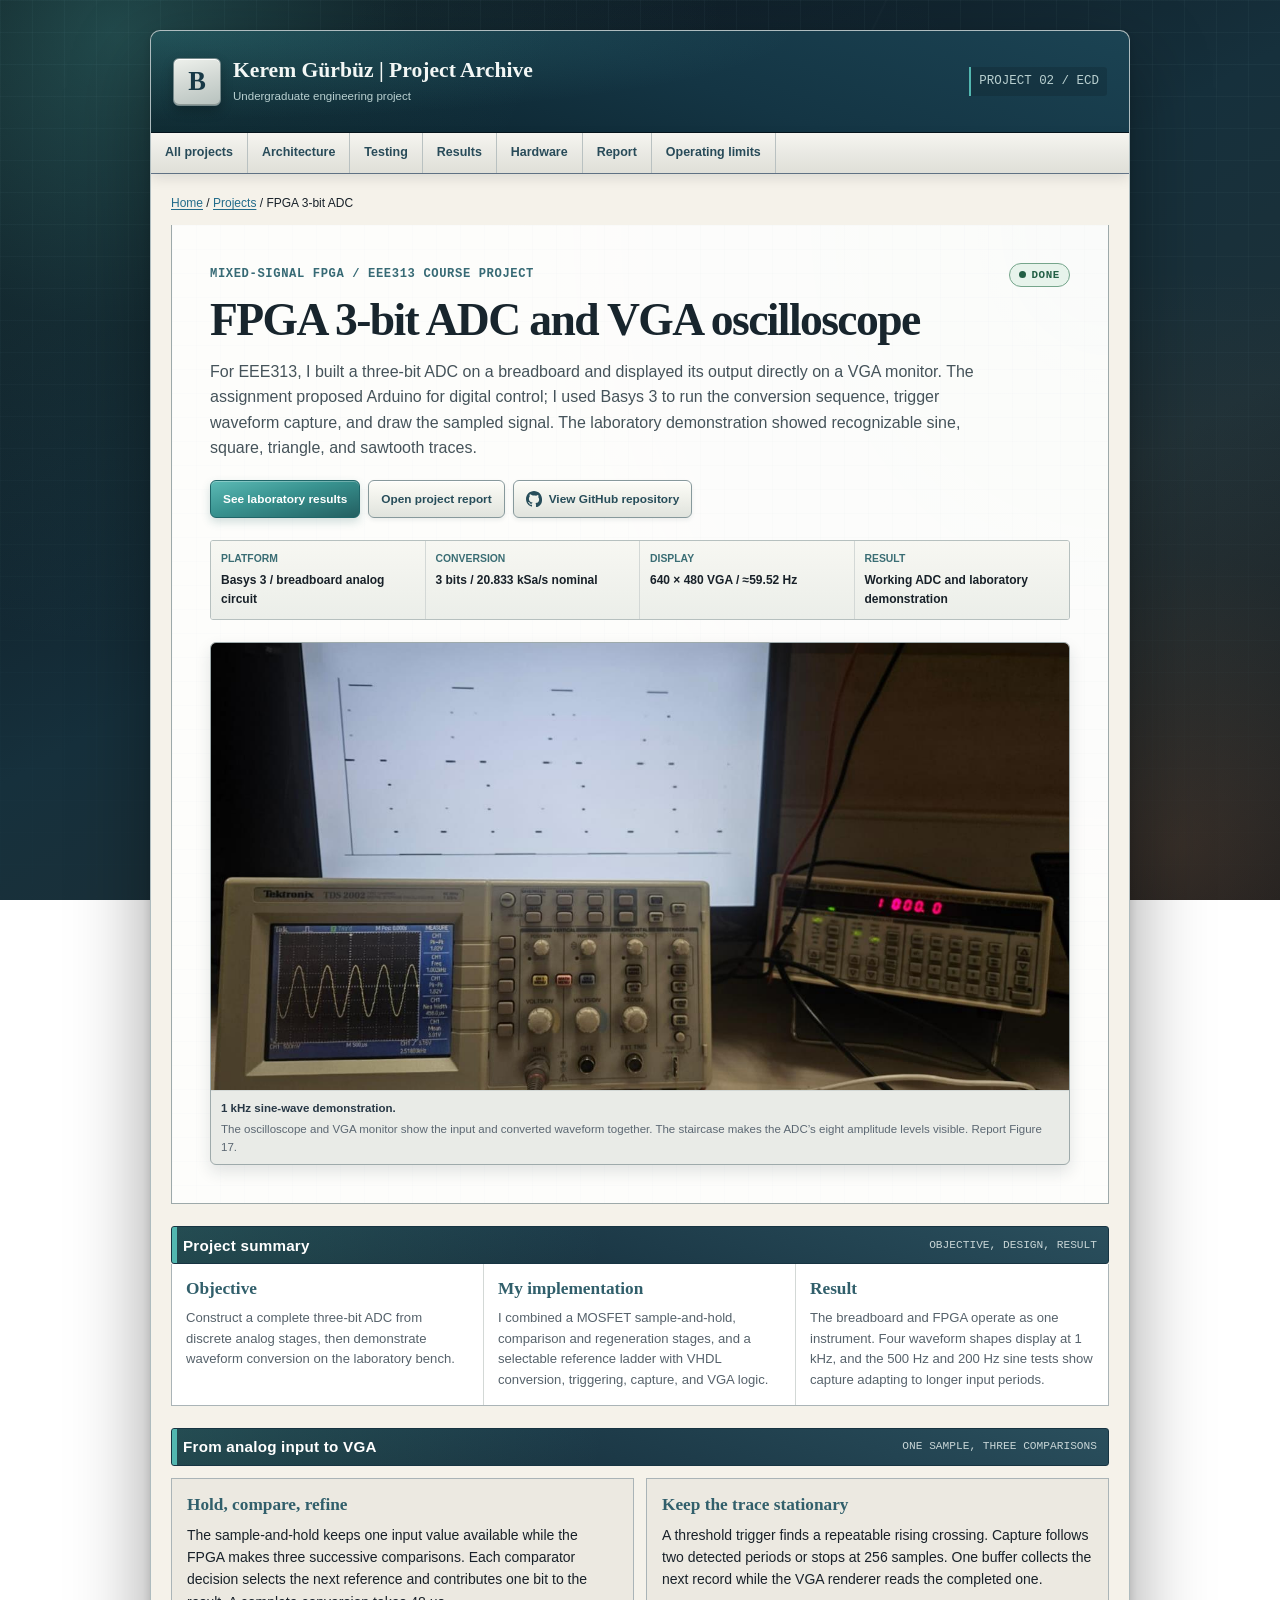
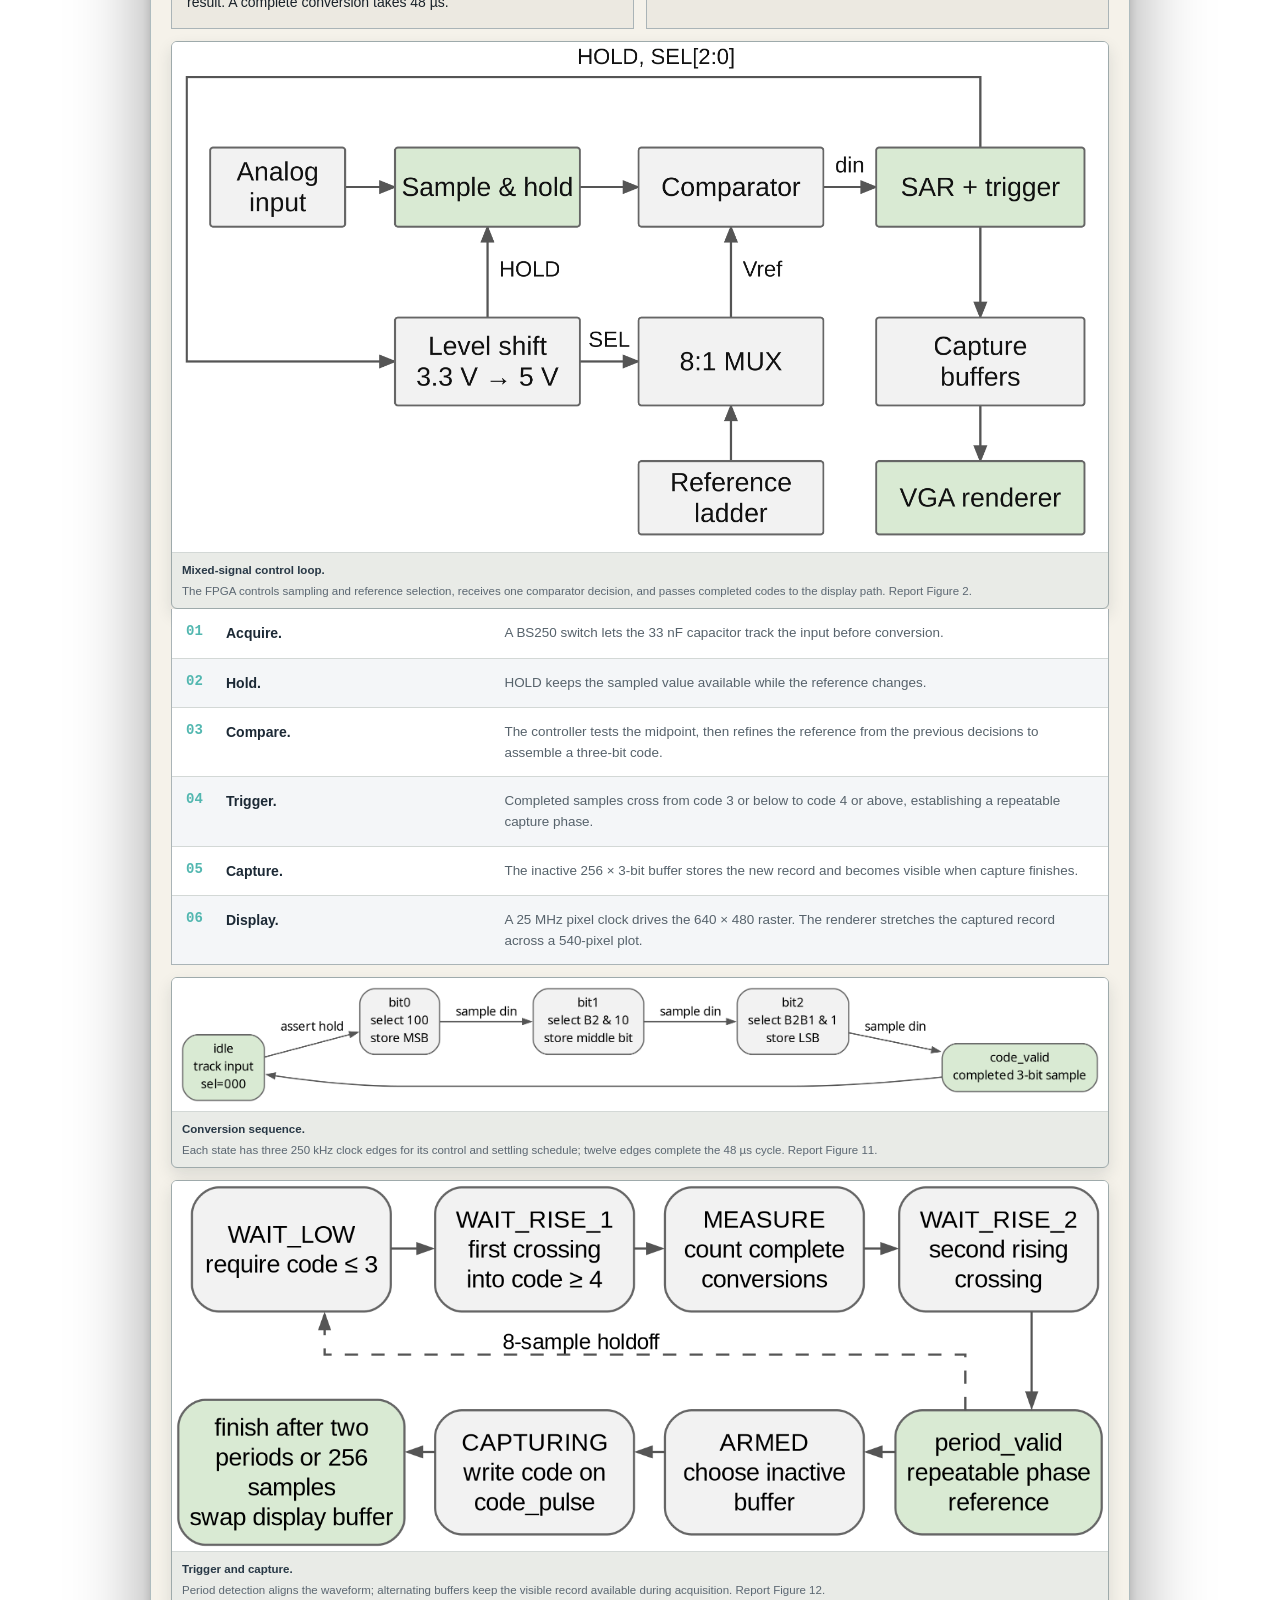
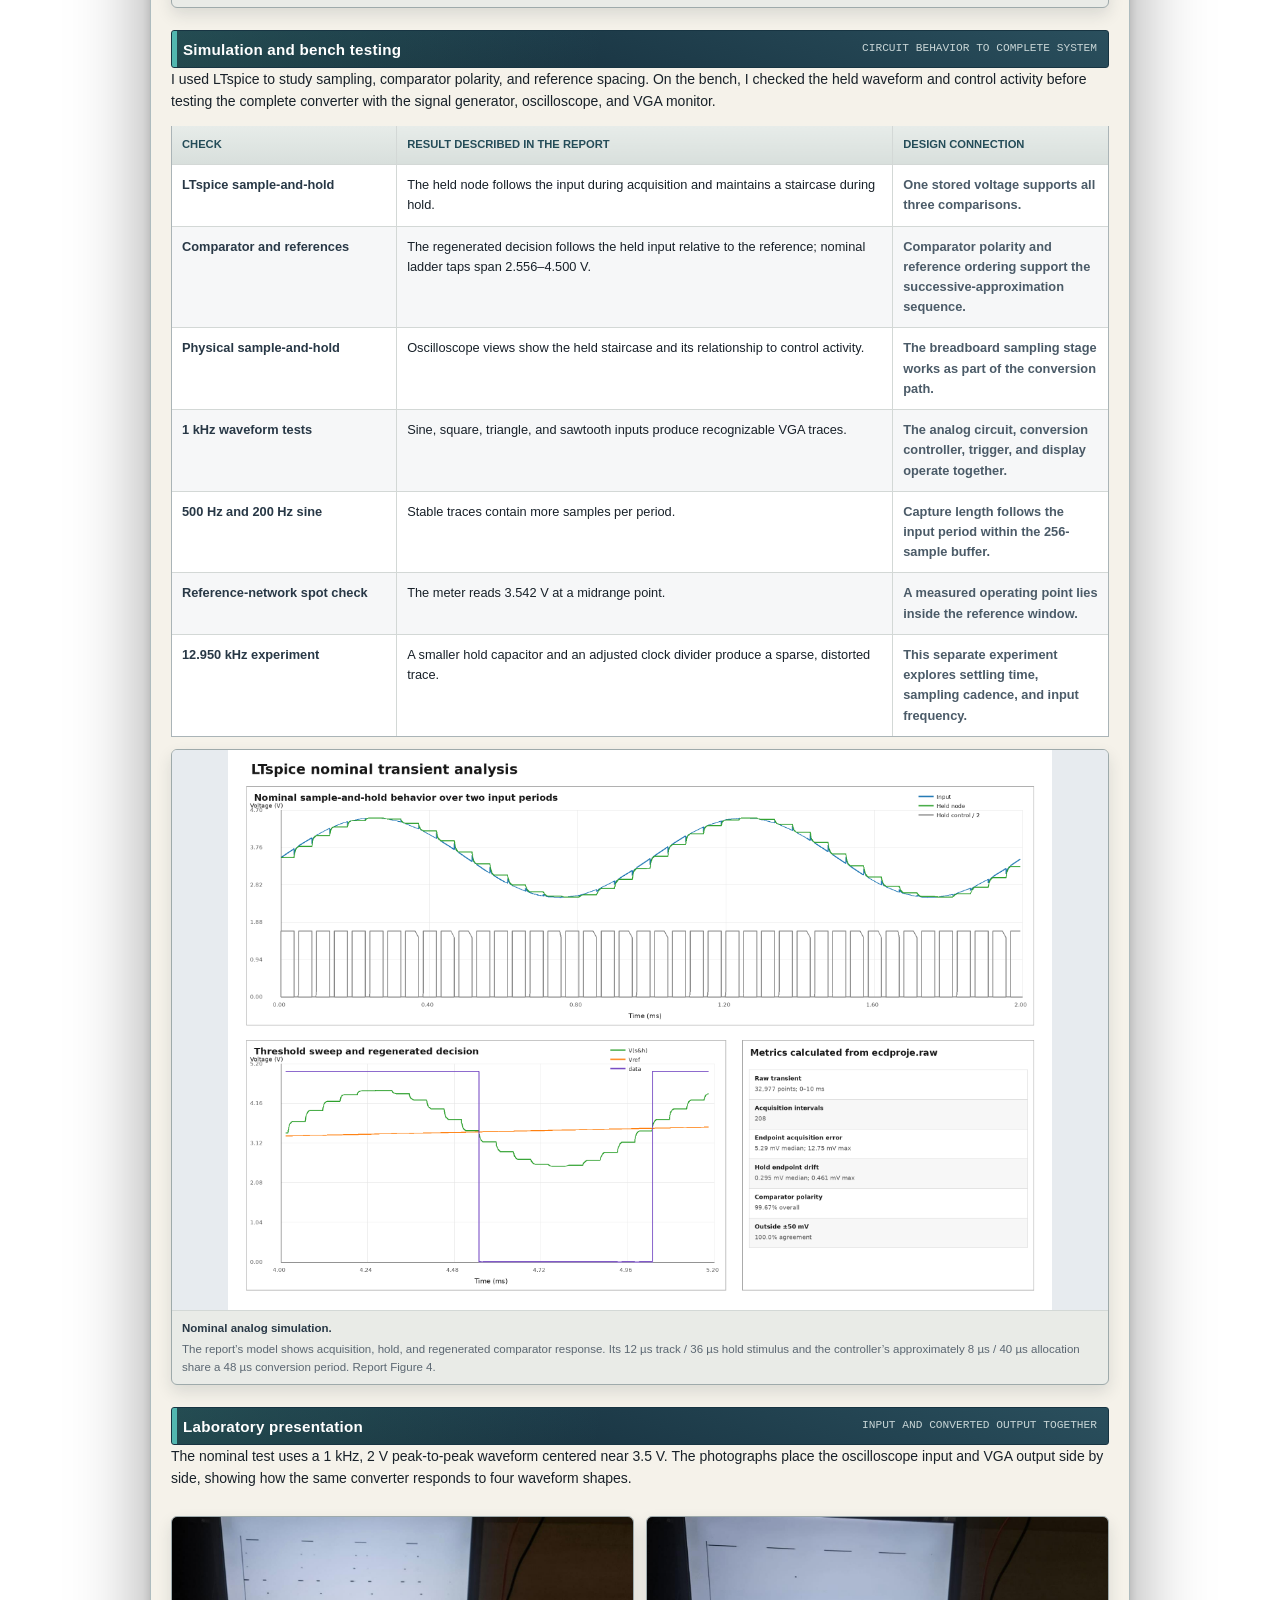
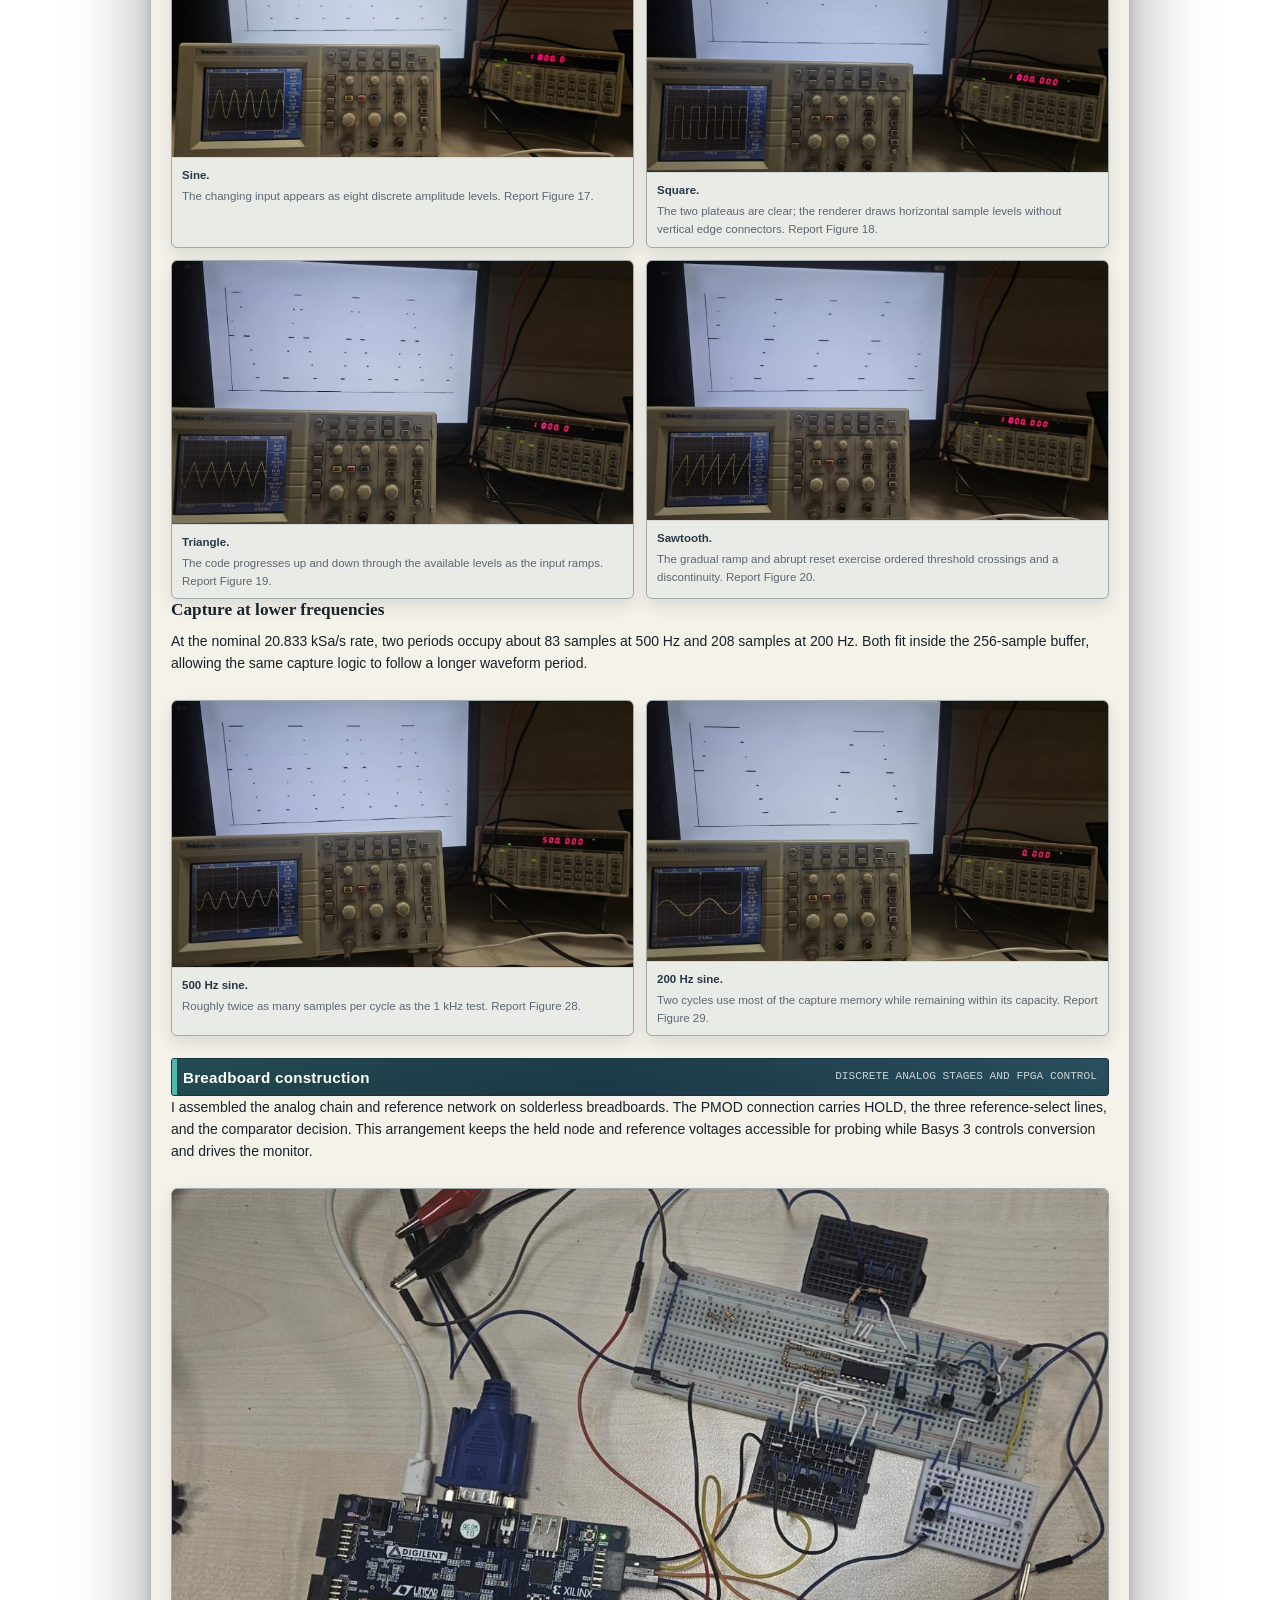
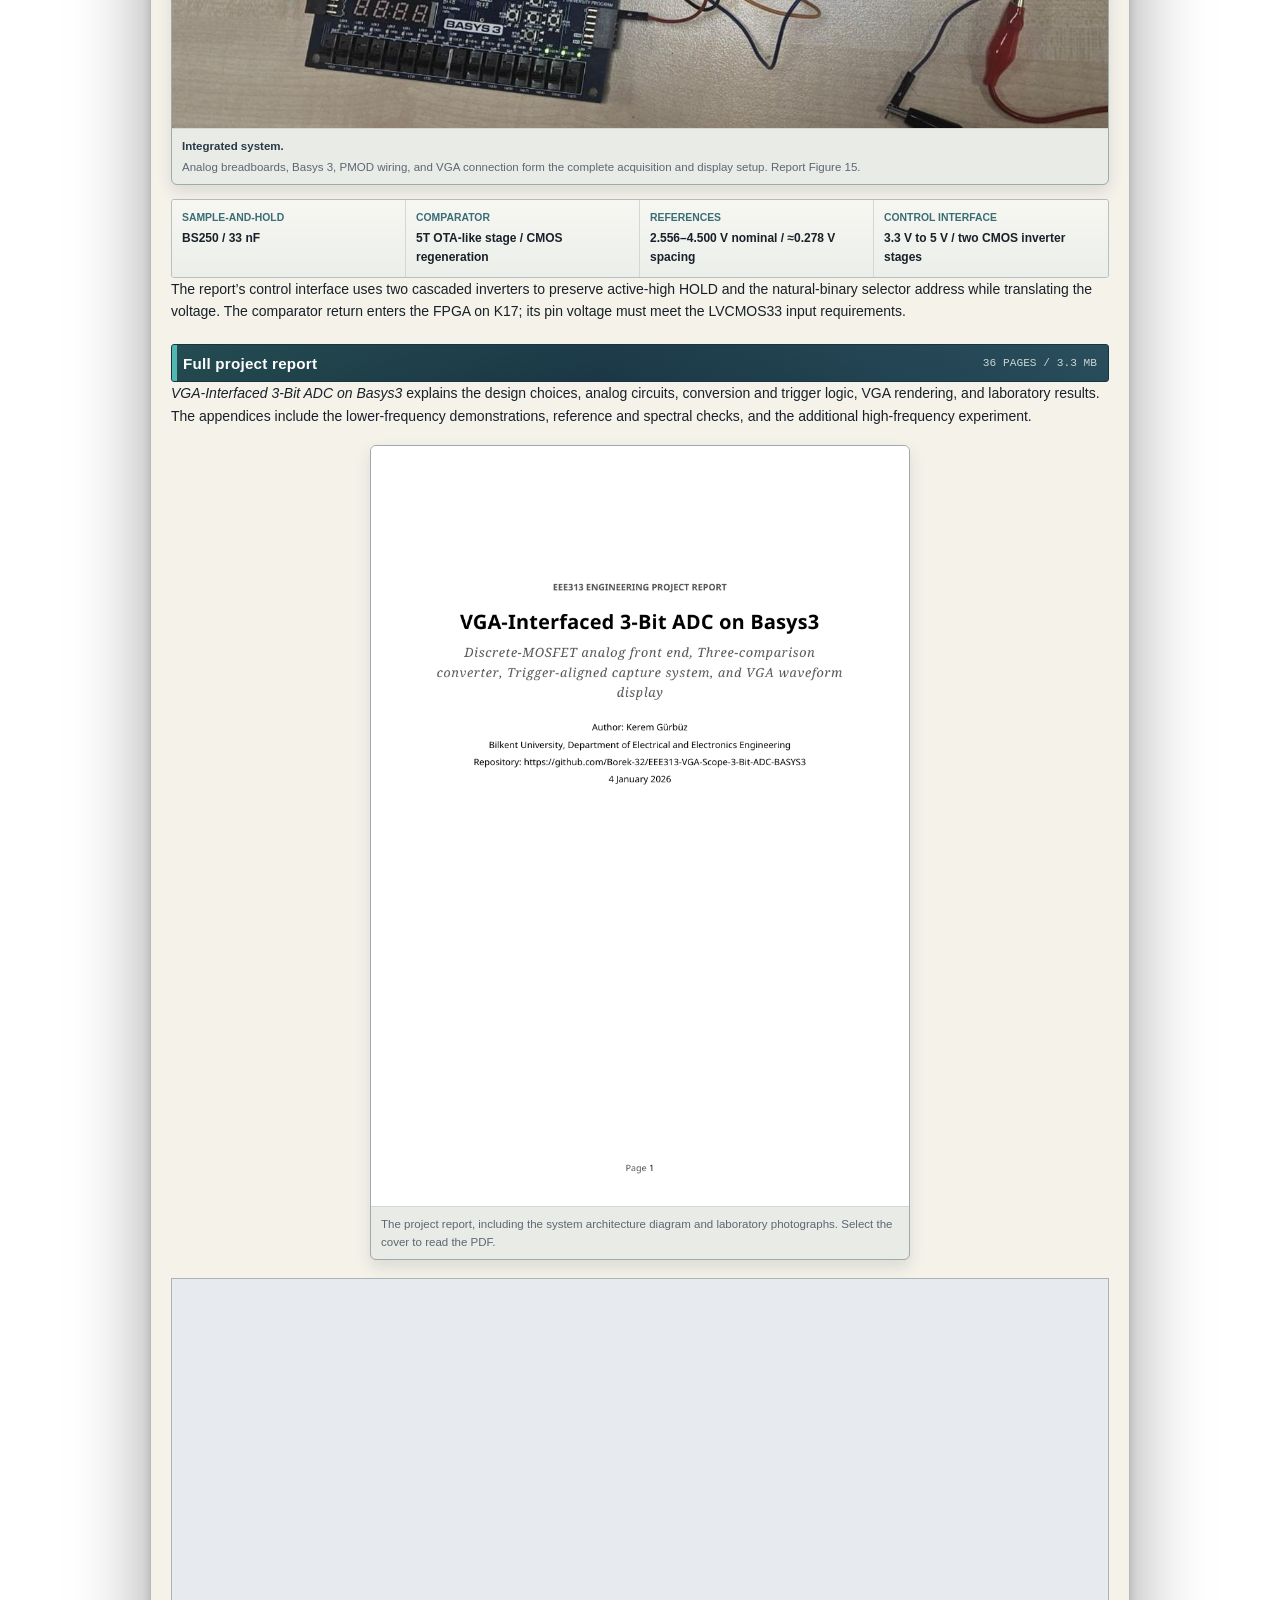
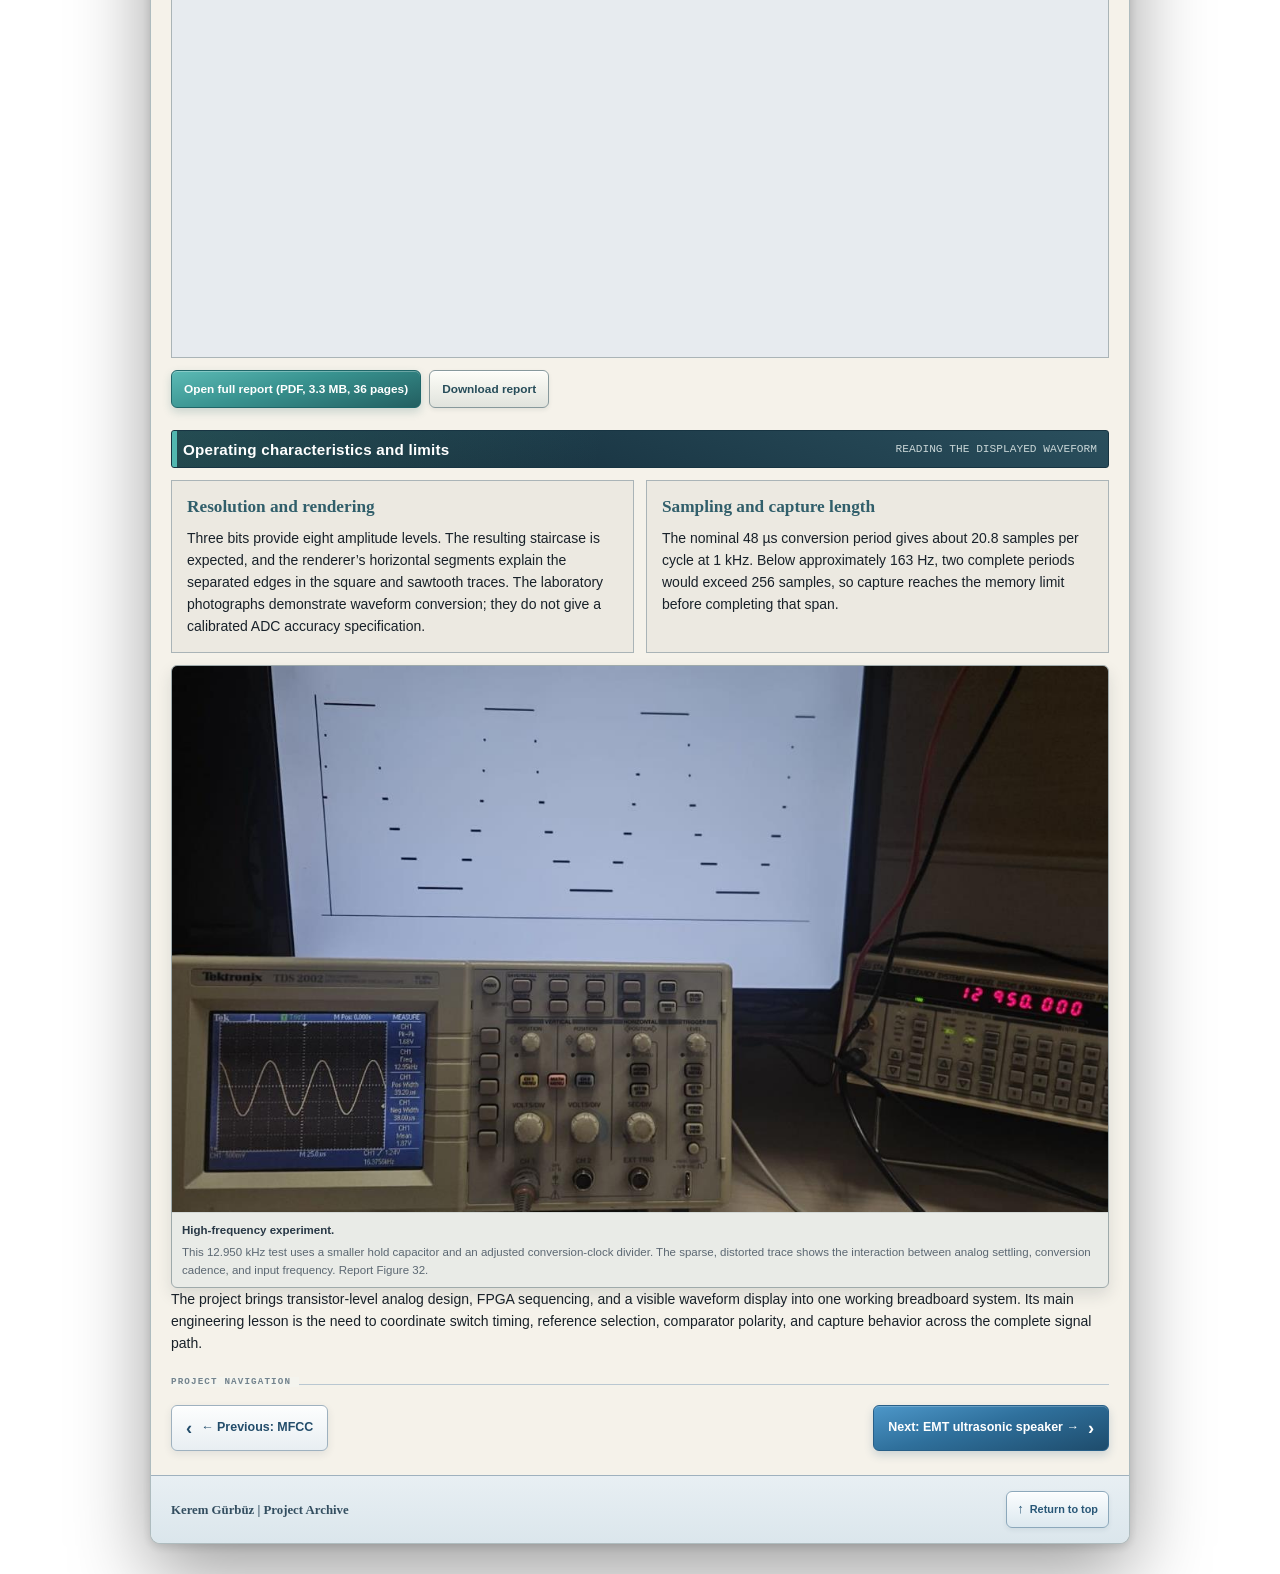
<file: projects/ecd-proje.html>
<!doctype html>
<html lang="en">
  <head>
    <meta charset="utf-8" />
    <meta name="viewport" content="width=device-width, initial-scale=1" />
    <meta name="description" content="A working breadboard 3-bit ADC with discrete MOSFET sampling and comparison, Basys 3 conversion control, and a trigger-aligned 640 × 480 VGA waveform display." />
    <meta name="theme-color" content="#163f73" />
    <title>FPGA 3-bit ADC and VGA Oscilloscope | Kerem Gürbüz</title>
    <link rel="stylesheet" href="../styles.css" />
  </head>
  <body class="project-ecd">
    <a class="skip-link" href="#main-content">Skip to main content</a>
    <div class="site-shell">
      <header class="site-header">
        <div class="masthead">
          <a class="brand" href="../index.html" aria-label="Kerem Gürbüz project archive home">
            <span class="brand-mark" aria-hidden="true">B</span>
            <span><strong>Kerem Gürbüz | Project Archive</strong><small>Undergraduate engineering project</small></span>
          </a>
          <p class="masthead-note">PROJECT 02 / ECD</p>
        </div>
        <nav class="main-nav" aria-label="Project navigation">
          <a href="../index.html#projects">All projects</a>
          <a href="#architecture">Architecture</a>
          <a href="#verification">Testing</a>
          <a href="#results">Results</a>
          <a href="#hardware">Hardware</a>
          <a href="#report">Report</a>
          <a href="#limitations">Operating limits</a>
        </nav>
      </header>
      <main id="main-content">
        <p class="breadcrumb"><a href="../index.html">Home</a> / <a href="../index.html#projects">Projects</a> / FPGA 3-bit ADC</p>
        <section class="project-intro" aria-labelledby="project-title">
          <div class="project-heading-meta">
            <p class="page-label">MIXED-SIGNAL FPGA / EEE313 COURSE PROJECT</p>
            <span class="project-status project-status-done" aria-label="Portfolio status: Done">Done</span>
          </div>
          <h1 id="project-title">FPGA 3-bit ADC and VGA oscilloscope</h1>
          <p class="lead">For EEE313, I built a three-bit ADC on a breadboard and displayed its output directly on a VGA monitor. The assignment proposed Arduino for digital control; I used Basys 3 to run the conversion sequence, trigger waveform capture, and draw the sampled signal. The laboratory demonstration showed recognizable sine, square, triangle, and sawtooth traces.</p>
          <div class="entry-actions" aria-label="ECD project actions">
            <a class="button primary" href="#results">See laboratory results</a>
            <a class="button" href="../assets/ecd/2026-09-17/EEE313_VGA_ADC_Final_Report_2026-01-04_Diagram.pdf">Open project report</a>
            <a class="button repository-button" href="https://github.com/Borek-32/EEE313-VGA-Scope-3-Bit-ADC-BASYS3" data-repository="ecd-proje"><span class="github-logo" aria-hidden="true"></span>View GitHub repository</a>
          </div>
          <dl class="project-facts wide">
            <div><dt>Platform</dt><dd>Basys 3 / breadboard analog circuit</dd></div>
            <div><dt>Conversion</dt><dd>3 bits / 20.833 kSa/s nominal</dd></div>
            <div><dt>Display</dt><dd>640 × 480 VGA / ≈59.52 Hz</dd></div>
            <div><dt>Result</dt><dd>Working ADC and laboratory demonstration</dd></div>
          </dl>
          <figure class="project-hero-media">
            <a href="../assets/ecd/2026-09-17/sine-1khz.jpg" aria-label="Open the full-resolution 1 kHz sine-wave demonstration"><img src="../assets/ecd/2026-09-17/sine-1khz.jpg" width="1408" height="734" alt="Bench oscilloscope showing a sine wave beside the corresponding eight-level VGA trace" decoding="async" fetchpriority="high" /></a>
            <figcaption><strong>1 kHz sine-wave demonstration.</strong> The oscilloscope and VGA monitor show the input and converted waveform together. The staircase makes the ADC’s eight amplitude levels visible. Report Figure 17.</figcaption>
          </figure>
        </section>
        <section class="content-section" aria-labelledby="summary-title">
          <div class="section-titlebar"><h2 id="summary-title">Project summary</h2><span>objective, design, result</span></div>
          <div class="summary-grid">
            <article><h3>Objective</h3><p>Construct a complete three-bit ADC from discrete analog stages, then demonstrate waveform conversion on the laboratory bench.</p></article>
            <article><h3>My implementation</h3><p>I combined a MOSFET sample-and-hold, comparison and regeneration stages, and a selectable reference ladder with VHDL conversion, triggering, capture, and VGA logic.</p></article>
            <article><h3>Result</h3><p>The breadboard and FPGA operate as one instrument. Four waveform shapes display at 1 kHz, and the 500 Hz and 200 Hz sine tests show capture adapting to longer input periods.</p></article>
          </div>
        </section>
        <section id="architecture" class="content-section" aria-labelledby="architecture-title">
          <div class="section-titlebar"><h2 id="architecture-title">From analog input to VGA</h2><span>one sample, three comparisons</span></div>
          <div class="two-column">
            <article class="plain-panel"><h3>Hold, compare, refine</h3><p>The sample-and-hold keeps one input value available while the FPGA makes three successive comparisons. Each comparator decision selects the next reference and contributes one bit to the result. A complete conversion takes 48 µs.</p></article>
            <article class="plain-panel"><h3>Keep the trace stationary</h3><p>A threshold trigger finds a repeatable rising crossing. Capture follows two detected periods or stops at 256 samples. One buffer collects the next record while the VGA renderer reads the completed one.</p></article>
          </div>
          <div class="evidence-gallery architecture-gallery">
            <figure class="wide-media">
              <a href="../assets/ecd/2026-09-17/system-architecture.png" aria-label="Open the full-resolution system architecture diagram"><img src="../assets/ecd/2026-09-17/system-architecture.png" width="3403" height="1856" alt="Analog input passes through sample-and-hold and comparator to SAR control, capture buffers, and VGA; HOLD and SEL return through level shifting to the analog circuit and reference multiplexer" loading="lazy" decoding="async" /></a>
              <figcaption><strong>Mixed-signal control loop.</strong> The FPGA controls sampling and reference selection, receives one comparator decision, and passes completed codes to the display path. Report Figure 2.</figcaption>
            </figure>
          </div>
          <ol class="flow-list">
            <li><strong>Acquire.</strong><span>A BS250 switch lets the 33 nF capacitor track the input before conversion.</span></li>
            <li><strong>Hold.</strong><span>HOLD keeps the sampled value available while the reference changes.</span></li>
            <li><strong>Compare.</strong><span>The controller tests the midpoint, then refines the reference from the previous decisions to assemble a three-bit code.</span></li>
            <li><strong>Trigger.</strong><span>Completed samples cross from code 3 or below to code 4 or above, establishing a repeatable capture phase.</span></li>
            <li><strong>Capture.</strong><span>The inactive 256 × 3-bit buffer stores the new record and becomes visible when capture finishes.</span></li>
            <li><strong>Display.</strong><span>A 25 MHz pixel clock drives the 640 × 480 raster. The renderer stretches the captured record across a 540-pixel plot.</span></li>
          </ol>
          <div class="evidence-gallery">
            <figure class="wide-media">
              <a href="../assets/ecd/2026-09-17/conversion-sequence.png" aria-label="Open the three-comparison controller sequence"><img src="../assets/ecd/2026-09-17/conversion-sequence.png" width="2310" height="327" alt="Idle and three successive comparison states with reference selection, HOLD, and code-valid actions" loading="lazy" decoding="async" /></a>
              <figcaption><strong>Conversion sequence.</strong> Each state has three 250 kHz clock edges for its control and settling schedule; twelve edges complete the 48 µs cycle. Report Figure 11.</figcaption>
            </figure>
            <figure class="wide-media">
              <a href="../assets/ecd/2026-09-17/trigger-capture.png" aria-label="Open the trigger and capture diagram"><img src="../assets/ecd/2026-09-17/trigger-capture.png" width="1412" height="558" alt="Period detection aligns inactive-buffer capture, followed by sample collection and completed-buffer swap" loading="lazy" decoding="async" /></a>
              <figcaption><strong>Trigger and capture.</strong> Period detection aligns the waveform; alternating buffers keep the visible record available during acquisition. Report Figure 12.</figcaption>
            </figure>
          </div>
        </section>
        <section id="verification" class="content-section" aria-labelledby="verification-title">
          <div class="section-titlebar"><h2 id="verification-title">Simulation and bench testing</h2><span>circuit behavior to complete system</span></div>
          <p>I used LTspice to study sampling, comparator polarity, and reference spacing. On the bench, I checked the held waveform and control activity before testing the complete converter with the signal generator, oscilloscope, and VGA monitor.</p>
          <div class="table-wrap" tabindex="0" role="region" aria-label="Simulation and laboratory results">
            <table class="evidence-table">
              <thead><tr><th scope="col">Check</th><th scope="col">Result described in the report</th><th scope="col">Design connection</th></tr></thead>
              <tbody>
                <tr><th scope="row">LTspice sample-and-hold</th><td>The held node follows the input during acquisition and maintains a staircase during hold.</td><td>One stored voltage supports all three comparisons.</td></tr>
                <tr><th scope="row">Comparator and references</th><td>The regenerated decision follows the held input relative to the reference; nominal ladder taps span 2.556–4.500 V.</td><td>Comparator polarity and reference ordering support the successive-approximation sequence.</td></tr>
                <tr><th scope="row">Physical sample-and-hold</th><td>Oscilloscope views show the held staircase and its relationship to control activity.</td><td>The breadboard sampling stage works as part of the conversion path.</td></tr>
                <tr><th scope="row">1 kHz waveform tests</th><td>Sine, square, triangle, and sawtooth inputs produce recognizable VGA traces.</td><td>The analog circuit, conversion controller, trigger, and display operate together.</td></tr>
                <tr><th scope="row">500 Hz and 200 Hz sine</th><td>Stable traces contain more samples per period.</td><td>Capture length follows the input period within the 256-sample buffer.</td></tr>
                <tr><th scope="row">Reference-network spot check</th><td>The meter reads 3.542 V at a midrange point.</td><td>A measured operating point lies inside the reference window.</td></tr>
                <tr><th scope="row">12.950 kHz experiment</th><td>A smaller hold capacitor and an adjusted clock divider produce a sparse, distorted trace.</td><td>This separate experiment explores settling time, sampling cadence, and input frequency.</td></tr>
              </tbody>
            </table>
          </div>
          <div class="evidence-gallery">
            <figure class="wide-media">
              <a href="../assets/ecd/2026-09-17/sample-hold-simulation.png" aria-label="Open the report’s nominal LTspice analysis"><img src="../assets/ecd/2026-09-17/sample-hold-simulation.png" width="2500" height="1700" alt="Nominal LTspice analysis of acquisition, held voltage, threshold sweep, and comparator response" loading="lazy" decoding="async" /></a>
              <figcaption><strong>Nominal analog simulation.</strong> The report’s model shows acquisition, hold, and regenerated comparator response. Its 12 µs track / 36 µs hold stimulus and the controller’s approximately 8 µs / 40 µs allocation share a 48 µs conversion period. Report Figure 4.</figcaption>
            </figure>
          </div>
        </section>
        <section id="results" class="content-section" aria-labelledby="results-title">
          <div class="section-titlebar"><h2 id="results-title">Laboratory presentation</h2><span>input and converted output together</span></div>
          <p>The nominal test uses a 1 kHz, 2 V peak-to-peak waveform centered near 3.5 V. The photographs place the oscilloscope input and VGA output side by side, showing how the same converter responds to four waveform shapes.</p>
          <div class="evidence-gallery">
            <figure>
              <a href="../assets/ecd/2026-09-17/sine-1khz.jpg" aria-label="Open the 1 kHz sine result"><img src="../assets/ecd/2026-09-17/sine-1khz.jpg" width="1408" height="734" alt="Sine-wave input and corresponding staircase VGA output" loading="lazy" decoding="async" /></a>
              <figcaption><strong>Sine.</strong> The changing input appears as eight discrete amplitude levels. Report Figure 17.</figcaption>
            </figure>
            <figure>
              <a href="../assets/ecd/2026-09-17/square-1khz.jpg" aria-label="Open the 1 kHz square result"><img src="../assets/ecd/2026-09-17/square-1khz.jpg" width="1310" height="726" alt="Square-wave input and two-level VGA output" loading="lazy" decoding="async" /></a>
              <figcaption><strong>Square.</strong> The two plateaus are clear; the renderer draws horizontal sample levels without vertical edge connectors. Report Figure 18.</figcaption>
            </figure>
            <figure>
              <a href="../assets/ecd/2026-09-17/triangle-1khz.jpg" aria-label="Open the 1 kHz triangle result"><img src="../assets/ecd/2026-09-17/triangle-1khz.jpg" width="1287" height="735" alt="Triangle-wave input and rising and falling VGA staircase" loading="lazy" decoding="async" /></a>
              <figcaption><strong>Triangle.</strong> The code progresses up and down through the available levels as the input ramps. Report Figure 19.</figcaption>
            </figure>
            <figure>
              <a href="../assets/ecd/2026-09-17/sawtooth-1khz.jpg" aria-label="Open the 1 kHz sawtooth result"><img src="../assets/ecd/2026-09-17/sawtooth-1khz.jpg" width="1284" height="722" alt="Sawtooth input and VGA staircase with an abrupt reset" loading="lazy" decoding="async" /></a>
              <figcaption><strong>Sawtooth.</strong> The gradual ramp and abrupt reset exercise ordered threshold crossings and a discontinuity. Report Figure 20.</figcaption>
            </figure>
          </div>
          <h3>Capture at lower frequencies</h3>
          <p>At the nominal 20.833 kSa/s rate, two periods occupy about 83 samples at 500 Hz and 208 samples at 200 Hz. Both fit inside the 256-sample buffer, allowing the same capture logic to follow a longer waveform period.</p>
          <div class="evidence-gallery">
            <figure>
              <a href="../assets/ecd/2026-09-17/sine-500hz.jpg" aria-label="Open the 500 Hz sine result"><img src="../assets/ecd/2026-09-17/sine-500hz.jpg" width="1285" height="740" alt="Laboratory demonstration of a 500 Hz sine wave on the oscilloscope and VGA monitor" loading="lazy" decoding="async" /></a>
              <figcaption><strong>500 Hz sine.</strong> Roughly twice as many samples per cycle as the 1 kHz test. Report Figure 28.</figcaption>
            </figure>
            <figure>
              <a href="../assets/ecd/2026-09-17/sine-200hz.jpg" aria-label="Open the 200 Hz sine result"><img src="../assets/ecd/2026-09-17/sine-200hz.jpg" width="1299" height="731" alt="Laboratory demonstration of a 200 Hz sine wave on the oscilloscope and VGA monitor" loading="lazy" decoding="async" /></a>
              <figcaption><strong>200 Hz sine.</strong> Two cycles use most of the capture memory while remaining within its capacity. Report Figure 29.</figcaption>
            </figure>
          </div>
        </section>
        <section id="hardware" class="content-section" aria-labelledby="hardware-title">
          <div class="section-titlebar"><h2 id="hardware-title">Breadboard construction</h2><span>discrete analog stages and FPGA control</span></div>
          <p>I assembled the analog chain and reference network on solderless breadboards. The PMOD connection carries HOLD, the three reference-select lines, and the comparator decision. This arrangement keeps the held node and reference voltages accessible for probing while Basys 3 controls conversion and drives the monitor.</p>
          <div class="evidence-gallery hardware-gallery">
            <figure class="wide-media">
              <a href="../assets/ecd/2026-09-17/breadboard-setup.jpg" aria-label="Open the integrated breadboard and Basys 3 setup"><img src="../assets/ecd/2026-09-17/breadboard-setup.jpg" width="1315" height="756" alt="Basys 3 connected to the analog breadboard through PMOD wiring with a VGA cable attached" loading="lazy" decoding="async" /></a>
              <figcaption><strong>Integrated system.</strong> Analog breadboards, Basys 3, PMOD wiring, and VGA connection form the complete acquisition and display setup. Report Figure 15.</figcaption>
            </figure>
          </div>
          <dl class="project-facts wide hardware-facts">
            <div><dt>Sample-and-hold</dt><dd>BS250 / 33 nF</dd></div>
            <div><dt>Comparator</dt><dd>5T OTA-like stage / CMOS regeneration</dd></div>
            <div><dt>References</dt><dd>2.556–4.500 V nominal / ≈0.278 V spacing</dd></div>
            <div><dt>Control interface</dt><dd>3.3 V to 5 V / two CMOS inverter stages</dd></div>
          </dl>
          <p>The report’s control interface uses two cascaded inverters to preserve active-high HOLD and the natural-binary selector address while translating the voltage. The comparator return enters the FPGA on K17; its pin voltage must meet the LVCMOS33 input requirements.</p>
        </section>
        <section id="report" class="content-section" aria-labelledby="report-title">
          <div class="section-titlebar"><h2 id="report-title">Full project report</h2><span>36 pages / 3.3 MB</span></div>
          <p><cite>VGA-Interfaced 3-Bit ADC on Basys3</cite> explains the design choices, analog circuits, conversion and trigger logic, VGA rendering, and laboratory results. The appendices include the lower-frequency demonstrations, reference and spectral checks, and the additional high-frequency experiment.</p>
          <figure class="report-cover">
            <a href="../assets/ecd/2026-09-17/EEE313_VGA_ADC_Final_Report_2026-01-04_Diagram.pdf" aria-label="Open the full 36-page VGA ADC report"><img src="../assets/ecd/2026-09-17/report-cover.png" width="849" height="1200" alt="Cover of VGA-Interfaced 3-Bit ADC on Basys3 by Kerem Gürbüz" loading="lazy" decoding="async" /></a>
            <figcaption>The project report, including the system architecture diagram and laboratory photographs. Select the cover to read the PDF.</figcaption>
          </figure>
          <iframe class="pdf-frame" src="../assets/ecd/2026-09-17/EEE313_VGA_ADC_Final_Report_2026-01-04_Diagram.pdf#page=1&amp;view=FitH" title="Preview of the 36-page VGA ADC project report" loading="lazy"></iframe>
          <div class="entry-actions report-actions" aria-label="Project report links">
            <a class="button primary" href="../assets/ecd/2026-09-17/EEE313_VGA_ADC_Final_Report_2026-01-04_Diagram.pdf">Open full report (PDF, 3.3 MB, 36 pages)</a>
            <a class="button" href="../assets/ecd/2026-09-17/EEE313_VGA_ADC_Final_Report_2026-01-04_Diagram.pdf" download="EEE313-VGA-ADC-Project-Report.pdf">Download report</a>
          </div>
        </section>
        <section id="limitations" class="content-section" aria-labelledby="limitations-title">
          <div class="section-titlebar"><h2 id="limitations-title">Operating characteristics and limits</h2><span>reading the displayed waveform</span></div>
          <div class="two-column">
            <article class="plain-panel"><h3>Resolution and rendering</h3><p>Three bits provide eight amplitude levels. The resulting staircase is expected, and the renderer’s horizontal segments explain the separated edges in the square and sawtooth traces. The laboratory photographs demonstrate waveform conversion; they do not give a calibrated ADC accuracy specification.</p></article>
            <article class="plain-panel"><h3>Sampling and capture length</h3><p>The nominal 48 µs conversion period gives about 20.8 samples per cycle at 1 kHz. Below approximately 163 Hz, two complete periods would exceed 256 samples, so capture reaches the memory limit before completing that span.</p></article>
          </div>
          <div class="evidence-gallery">
            <figure class="wide-media">
              <a href="../assets/ecd/2026-09-17/high-frequency-experiment.jpg" aria-label="Open the 12.950 kHz experiment"><img src="../assets/ecd/2026-09-17/high-frequency-experiment.jpg" width="1183" height="690" alt="12.950 kHz test input and sparse distorted VGA trace from the modified capacitor and clock-divider experiment" loading="lazy" decoding="async" /></a>
              <figcaption><strong>High-frequency experiment.</strong> This 12.950 kHz test uses a smaller hold capacitor and an adjusted conversion-clock divider. The sparse, distorted trace shows the interaction between analog settling, conversion cadence, and input frequency. Report Figure 32.</figcaption>
            </figure>
          </div>
          <p>The project brings transistor-level analog design, FPGA sequencing, and a visible waveform display into one working breadboard system. Its main engineering lesson is the need to coordinate switch timing, reference selection, comparator polarity, and capture behavior across the complete signal path.</p>
        </section>
        <nav class="project-pager" aria-label="Project pages"><a href="mfcc-project.html">← Previous: MFCC</a><a href="emtproject.html">Next: EMT ultrasonic speaker →</a></nav>
      </main>
      <footer class="site-footer"><p>Kerem Gürbüz | Project Archive</p><p><a href="#main-content">Return to top</a></p></footer>
    </div>
  </body>
</html>
</file>
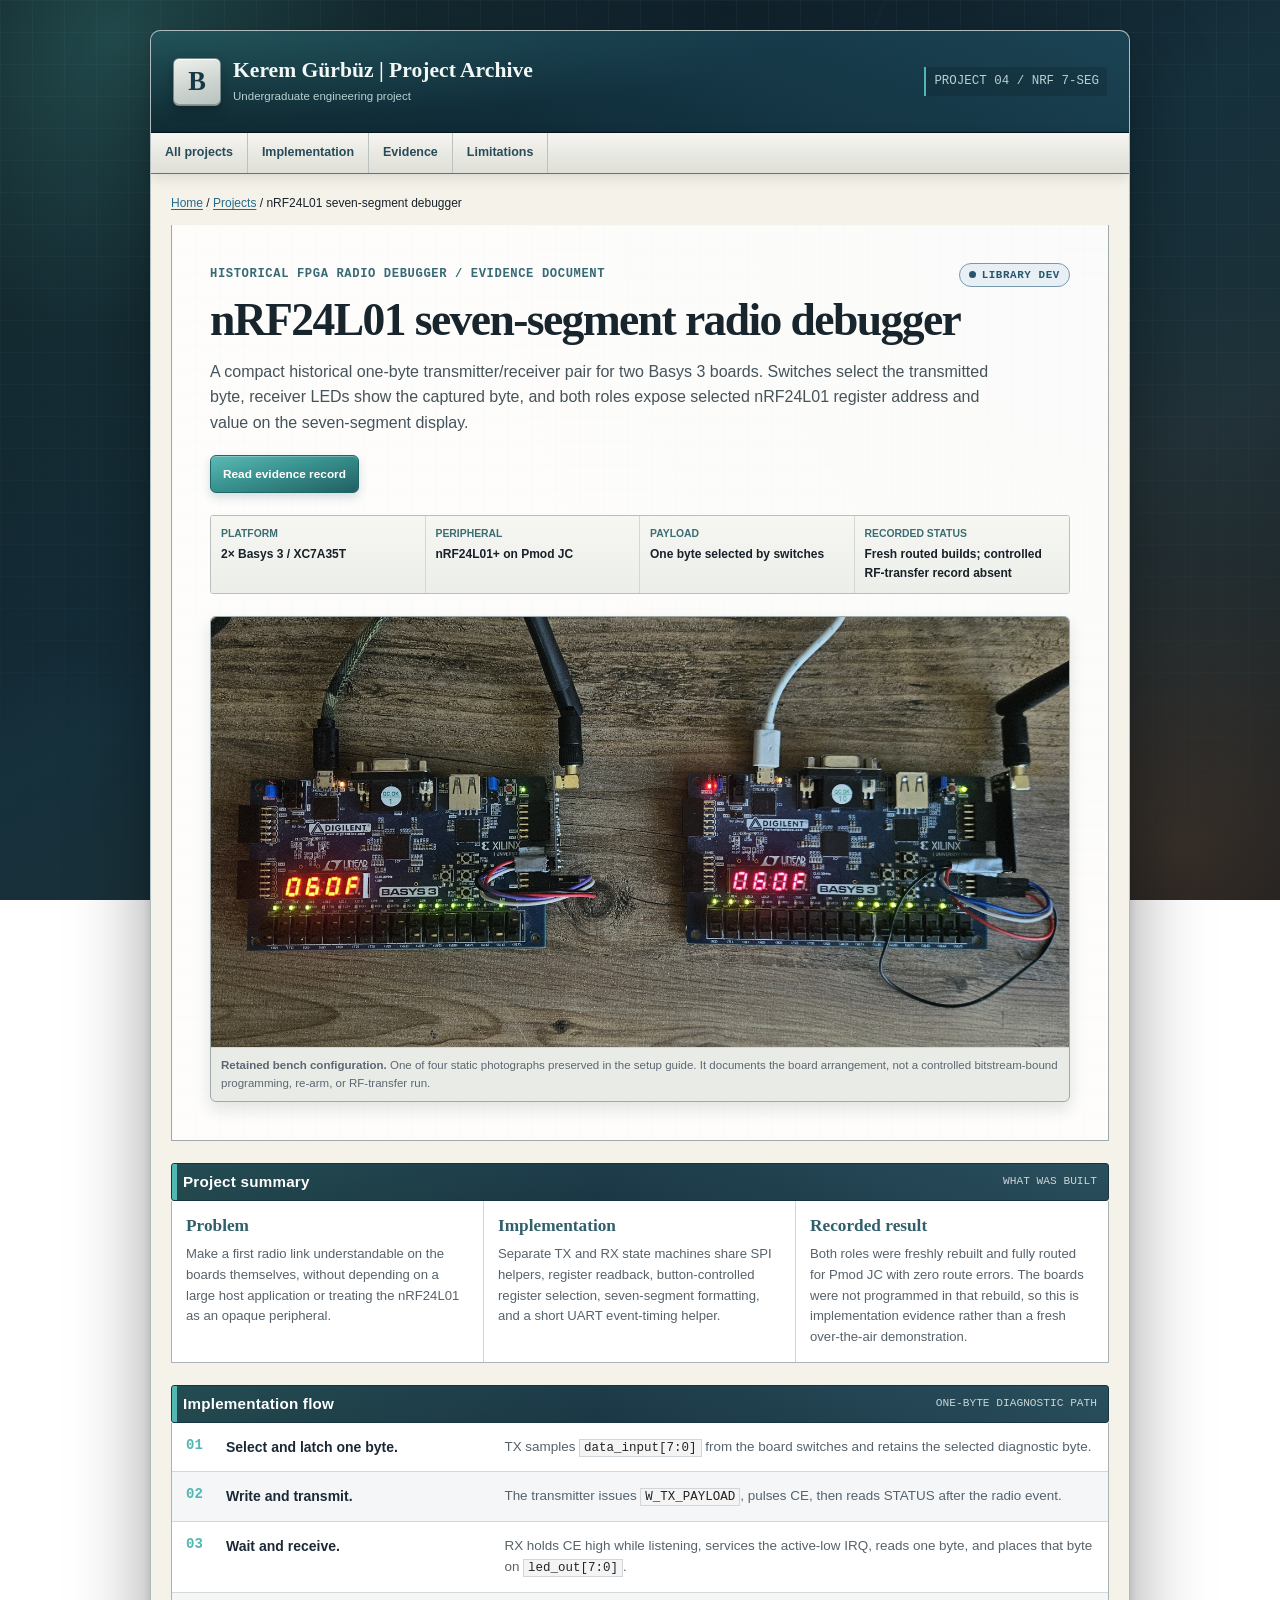
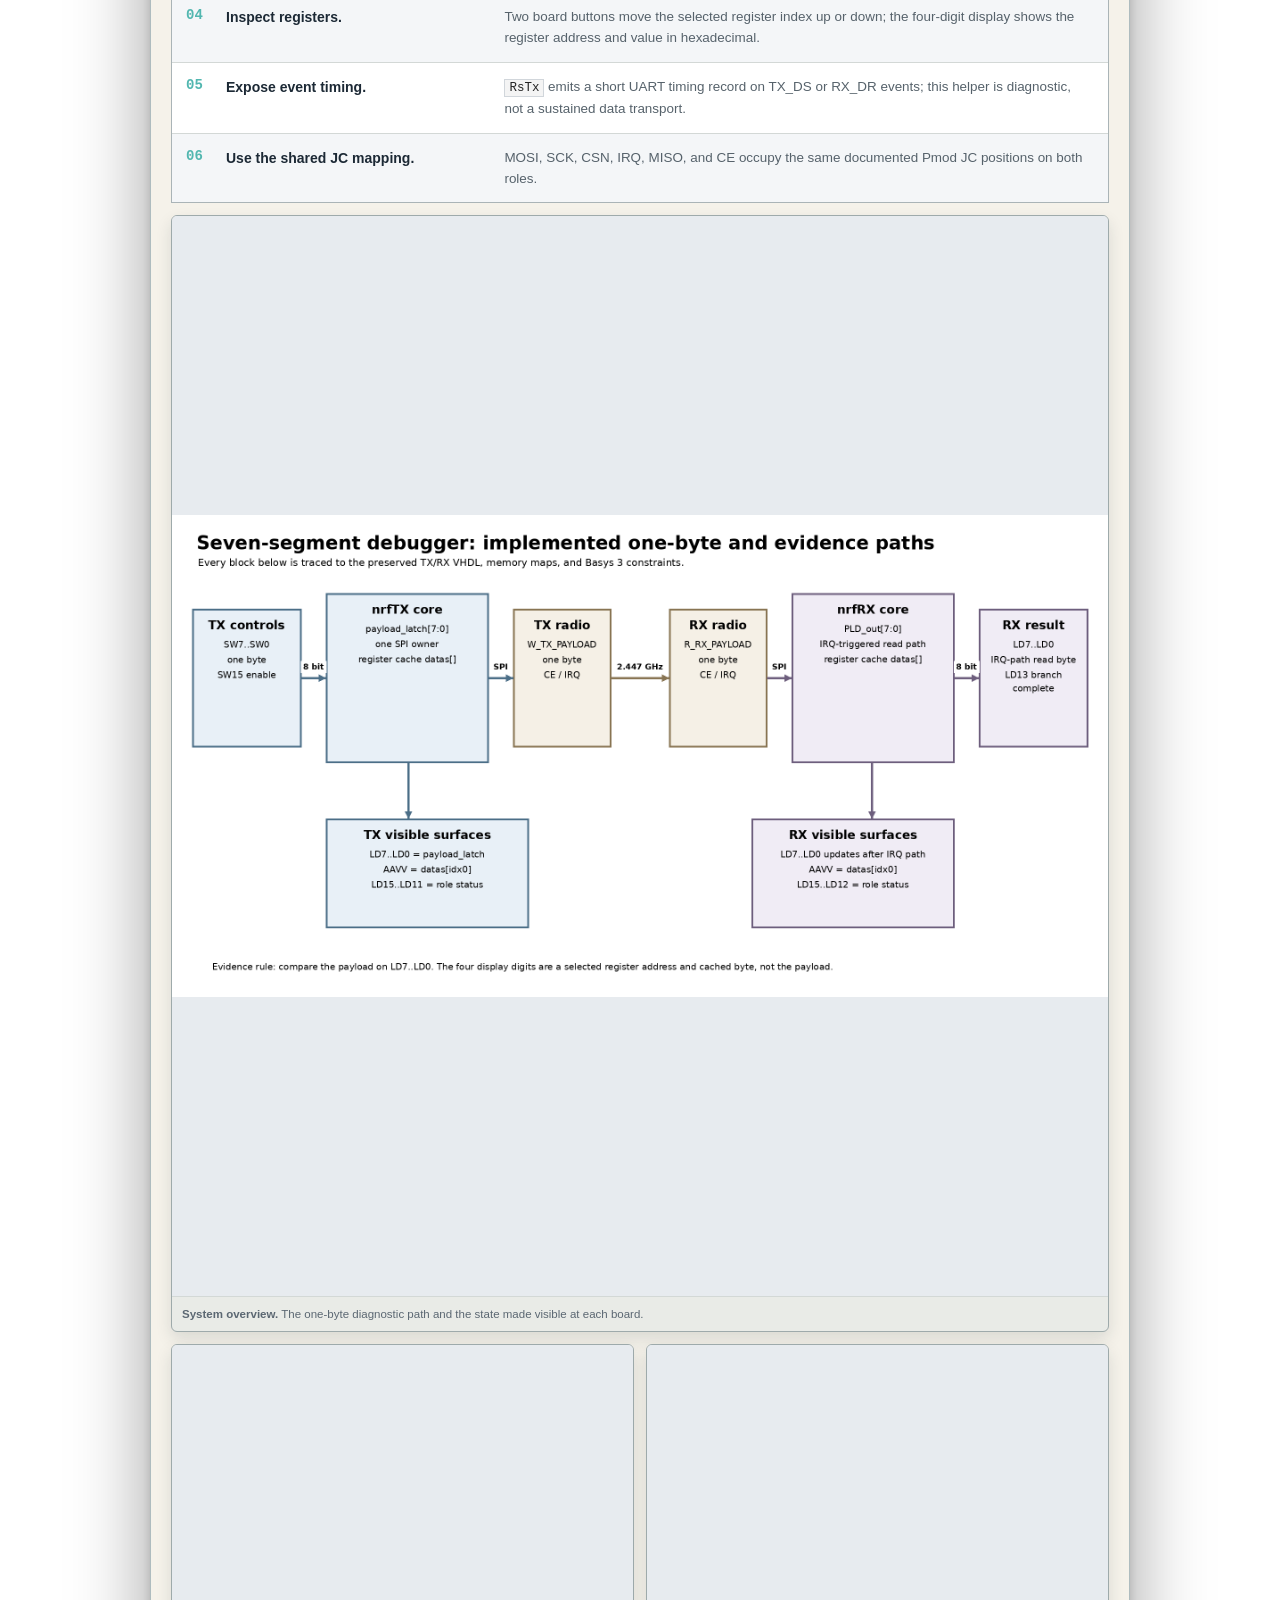
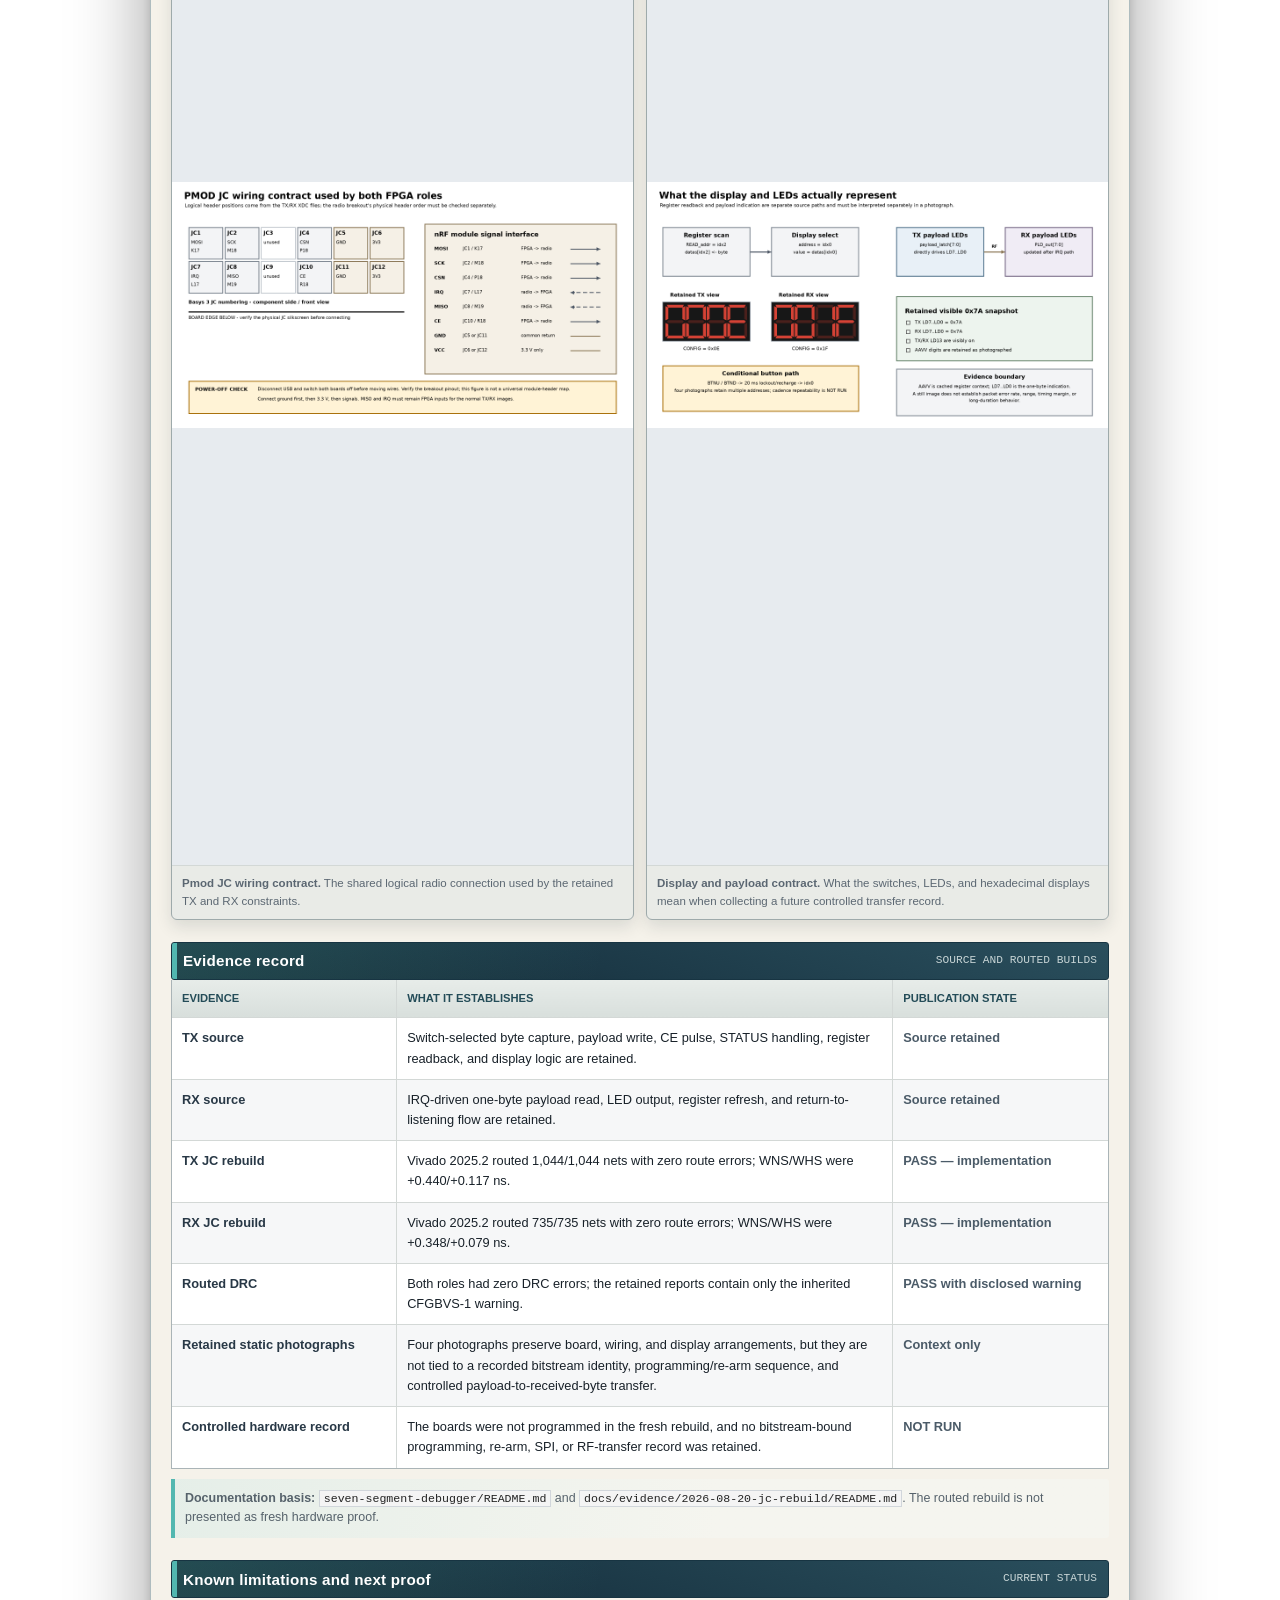
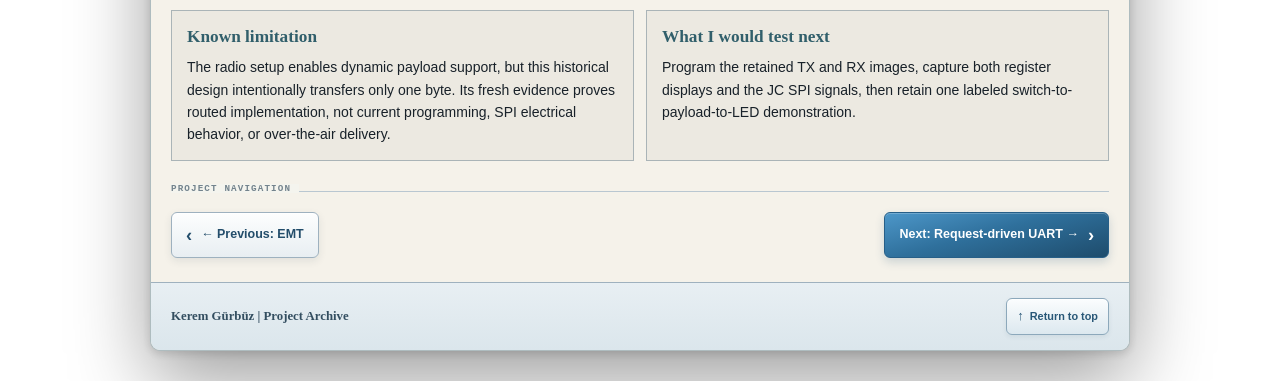
<file: projects/nrf-project.html>
<!doctype html>
<html lang="en">
  <head>
    <meta charset="utf-8" />
    <meta name="viewport" content="width=device-width, initial-scale=1" />
    <meta name="description" content="Evidence documentation for the historical Basys 3 nRF24L01 one-byte TX/RX debugger with seven-segment register readback." />
    <meta name="theme-color" content="#163f73" />
    <title>nRF24L01 Seven-Segment Debugger | Kerem Gürbüz</title>
    <link rel="stylesheet" href="../styles.css" />
  </head>
  <body class="project-nrf">
    <a class="skip-link" href="#main-content">Skip to main content</a>

    <div class="site-shell">
      <header class="site-header">
        <div class="masthead">
          <a class="brand" href="../index.html" aria-label="Kerem Gürbüz project archive home">
            <span class="brand-mark" aria-hidden="true">B</span>
            <span><strong>Kerem Gürbüz | Project Archive</strong><small>Undergraduate engineering project</small></span>
          </a>
          <p class="masthead-note">PROJECT 04 / nRF 7-SEG</p>
        </div>
        <nav class="main-nav" aria-label="Project navigation">
          <a href="../index.html#projects">All projects</a>
          <a href="#implementation">Implementation</a>
          <a href="#evidence">Evidence</a>
          <a href="#limitations">Limitations</a>
        </nav>
      </header>

      <main id="main-content">
        <p class="breadcrumb"><a href="../index.html">Home</a> / <a href="../index.html#projects">Projects</a> / nRF24L01 seven-segment debugger</p>

        <section class="project-intro" aria-labelledby="project-title">
          <div class="project-heading-meta">
            <p class="page-label">HISTORICAL FPGA RADIO DEBUGGER / EVIDENCE DOCUMENT</p>
            <span class="project-status project-status-library-dev" aria-label="Portfolio status: Library dev">Library dev</span>
          </div>
          <h1 id="project-title">nRF24L01 seven-segment radio debugger</h1>
          <p class="lead">
            A compact historical one-byte transmitter/receiver pair for two Basys 3 boards.
            Switches select the transmitted byte, receiver LEDs show the captured byte, and both
            roles expose selected nRF24L01 register address and value on the seven-segment display.
          </p>
          <div class="entry-actions" aria-label="nRF seven-segment debugger actions">
            <a class="button primary" href="#evidence">Read evidence record</a>
          </div>

          <dl class="project-facts wide">
            <div><dt>Platform</dt><dd>2× Basys 3 / XC7A35T</dd></div>
            <div><dt>Peripheral</dt><dd>nRF24L01+ on Pmod JC</dd></div>
            <div><dt>Payload</dt><dd>One byte selected by switches</dd></div>
            <div><dt>Recorded status</dt><dd>Fresh routed builds; controlled RF-transfer record absent</dd></div>
          </dl>

          <figure class="project-hero-media">
            <a
              href="../assets/nrf/seven-segment/2026-08-21/bench-config-060f.jpg"
              aria-label="Open the full-resolution retained seven-segment debugger bench photograph"
            >
              <img
                src="../assets/nrf/seven-segment/2026-08-21/bench-config-060f.jpg"
                width="3104"
                height="1848"
                alt="Two powered Basys 3 boards connected to nRF24L01 modules, both displaying 060F with matching illuminated payload LEDs"
                decoding="async"
                fetchpriority="high"
              />
            </a>
            <figcaption><strong>Retained bench configuration.</strong> One of four static photographs preserved in the setup guide. It documents the board arrangement, not a controlled bitstream-bound programming, re-arm, or RF-transfer run.</figcaption>
          </figure>
        </section>

        <section class="content-section" aria-labelledby="summary-title">
          <div class="section-titlebar"><h2 id="summary-title">Project summary</h2><span>what was built</span></div>
          <div class="summary-grid">
            <article><h3>Problem</h3><p>Make a first radio link understandable on the boards themselves, without depending on a large host application or treating the nRF24L01 as an opaque peripheral.</p></article>
            <article><h3>Implementation</h3><p>Separate TX and RX state machines share SPI helpers, register readback, button-controlled register selection, seven-segment formatting, and a short UART event-timing helper.</p></article>
            <article><h3>Recorded result</h3><p>Both roles were freshly rebuilt and fully routed for Pmod JC with zero route errors. The boards were not programmed in that rebuild, so this is implementation evidence rather than a fresh over-the-air demonstration.</p></article>
          </div>
        </section>

        <section id="implementation" class="content-section" aria-labelledby="implementation-title">
          <div class="section-titlebar"><h2 id="implementation-title">Implementation flow</h2><span>one-byte diagnostic path</span></div>
          <ol class="flow-list">
            <li><strong>Select and latch one byte.</strong><span>TX samples <code>data_input[7:0]</code> from the board switches and retains the selected diagnostic byte.</span></li>
            <li><strong>Write and transmit.</strong><span>The transmitter issues <code>W_TX_PAYLOAD</code>, pulses CE, then reads STATUS after the radio event.</span></li>
            <li><strong>Wait and receive.</strong><span>RX holds CE high while listening, services the active-low IRQ, reads one byte, and places that byte on <code>led_out[7:0]</code>.</span></li>
            <li><strong>Inspect registers.</strong><span>Two board buttons move the selected register index up or down; the four-digit display shows the register address and value in hexadecimal.</span></li>
            <li><strong>Expose event timing.</strong><span><code>RsTx</code> emits a short UART timing record on TX_DS or RX_DR events; this helper is diagnostic, not a sustained data transport.</span></li>
            <li><strong>Use the shared JC mapping.</strong><span>MOSI, SCK, CSN, IRQ, MISO, and CE occupy the same documented Pmod JC positions on both roles.</span></li>
          </ol>

          <div class="evidence-gallery">
            <figure class="wide-media">
              <a
                href="../assets/nrf/seven-segment/2026-08-21/system-overview.png"
                aria-label="Open the full-resolution seven-segment debugger system overview"
              >
                <img
                  src="../assets/nrf/seven-segment/2026-08-21/system-overview.png"
                  width="2100"
                  height="1080"
                  alt="System overview linking switch-selected transmitter data, the nRF24L01 radio pair, receiver LEDs, and seven-segment register readback"
                  loading="lazy"
                  decoding="async"
                />
              </a>
              <figcaption><strong>System overview.</strong> The one-byte diagnostic path and the state made visible at each board.</figcaption>
            </figure>
            <figure>
              <a
                href="../assets/nrf/seven-segment/2026-08-21/pmod-jc-wiring-contract.png"
                aria-label="Open the full-resolution Pmod JC wiring contract"
              >
                <img
                  src="../assets/nrf/seven-segment/2026-08-21/pmod-jc-wiring-contract.png"
                  width="2100"
                  height="1120"
                  alt="Pmod JC signal contract for nRF24L01 MOSI, SCK, CSN, IRQ, MISO, CE, power, and ground connections"
                  loading="lazy"
                  decoding="async"
                />
              </a>
              <figcaption><strong>Pmod JC wiring contract.</strong> The shared logical radio connection used by the retained TX and RX constraints.</figcaption>
            </figure>
            <figure>
              <a
                href="../assets/nrf/seven-segment/2026-08-21/display-and-payload-evidence-contract.png"
                aria-label="Open the full-resolution display and payload evidence contract"
              >
                <img
                  src="../assets/nrf/seven-segment/2026-08-21/display-and-payload-evidence-contract.png"
                  width="2100"
                  height="1120"
                  alt="Evidence contract distinguishing switch-selected payload, receiver LED output, register address, and register value on the seven-segment displays"
                  loading="lazy"
                  decoding="async"
                />
              </a>
              <figcaption><strong>Display and payload contract.</strong> What the switches, LEDs, and hexadecimal displays mean when collecting a future controlled transfer record.</figcaption>
            </figure>
          </div>
        </section>

        <section id="evidence" class="content-section" aria-labelledby="evidence-title">
          <div class="section-titlebar"><h2 id="evidence-title">Evidence record</h2><span>source and routed builds</span></div>
          <div class="table-wrap" tabindex="0" role="region" aria-label="Seven-segment debugger evidence table">
            <table class="evidence-table">
              <thead><tr><th scope="col">Evidence</th><th scope="col">What it establishes</th><th scope="col">Publication state</th></tr></thead>
              <tbody>
                <tr><th scope="row">TX source</th><td>Switch-selected byte capture, payload write, CE pulse, STATUS handling, register readback, and display logic are retained.</td><td>Source retained</td></tr>
                <tr><th scope="row">RX source</th><td>IRQ-driven one-byte payload read, LED output, register refresh, and return-to-listening flow are retained.</td><td>Source retained</td></tr>
                <tr><th scope="row">TX JC rebuild</th><td>Vivado 2025.2 routed 1,044/1,044 nets with zero route errors; WNS/WHS were +0.440/+0.117 ns.</td><td>PASS — implementation</td></tr>
                <tr><th scope="row">RX JC rebuild</th><td>Vivado 2025.2 routed 735/735 nets with zero route errors; WNS/WHS were +0.348/+0.079 ns.</td><td>PASS — implementation</td></tr>
                <tr><th scope="row">Routed DRC</th><td>Both roles had zero DRC errors; the retained reports contain only the inherited CFGBVS-1 warning.</td><td>PASS with disclosed warning</td></tr>
                <tr><th scope="row">Retained static photographs</th><td>Four photographs preserve board, wiring, and display arrangements, but they are not tied to a recorded bitstream identity, programming/re-arm sequence, and controlled payload-to-received-byte transfer.</td><td>Context only</td></tr>
                <tr><th scope="row">Controlled hardware record</th><td>The boards were not programmed in the fresh rebuild, and no bitstream-bound programming, re-arm, SPI, or RF-transfer record was retained.</td><td>NOT RUN</td></tr>
              </tbody>
            </table>
          </div>
          <p class="source-note"><strong>Documentation basis:</strong> <code>seven-segment-debugger/README.md</code> and <code>docs/evidence/2026-08-20-jc-rebuild/README.md</code>. The routed rebuild is not presented as fresh hardware proof.</p>
        </section>

        <section id="limitations" class="content-section" aria-labelledby="limitations-title">
          <div class="section-titlebar"><h2 id="limitations-title">Known limitations and next proof</h2><span>current status</span></div>
          <div class="two-column">
            <article class="plain-panel"><h3>Known limitation</h3><p>The radio setup enables dynamic payload support, but this historical design intentionally transfers only one byte. Its fresh evidence proves routed implementation, not current programming, SPI electrical behavior, or over-the-air delivery.</p></article>
            <article class="plain-panel"><h3>What I would test next</h3><p>Program the retained TX and RX images, capture both register displays and the JC SPI signals, then retain one labeled switch-to-payload-to-LED demonstration.</p></article>
          </div>
        </section>

        <nav class="project-pager" aria-label="Project pages">
          <a href="emtproject.html">← Previous: EMT</a>
          <a href="nrf-request-driven-uart-debugger.html">Next: Request-driven UART →</a>
        </nav>
      </main>

      <footer class="site-footer"><p>Kerem Gürbüz | Project Archive</p><p><a href="#main-content">Return to top</a></p></footer>
    </div>
  </body>
</html>
</file>
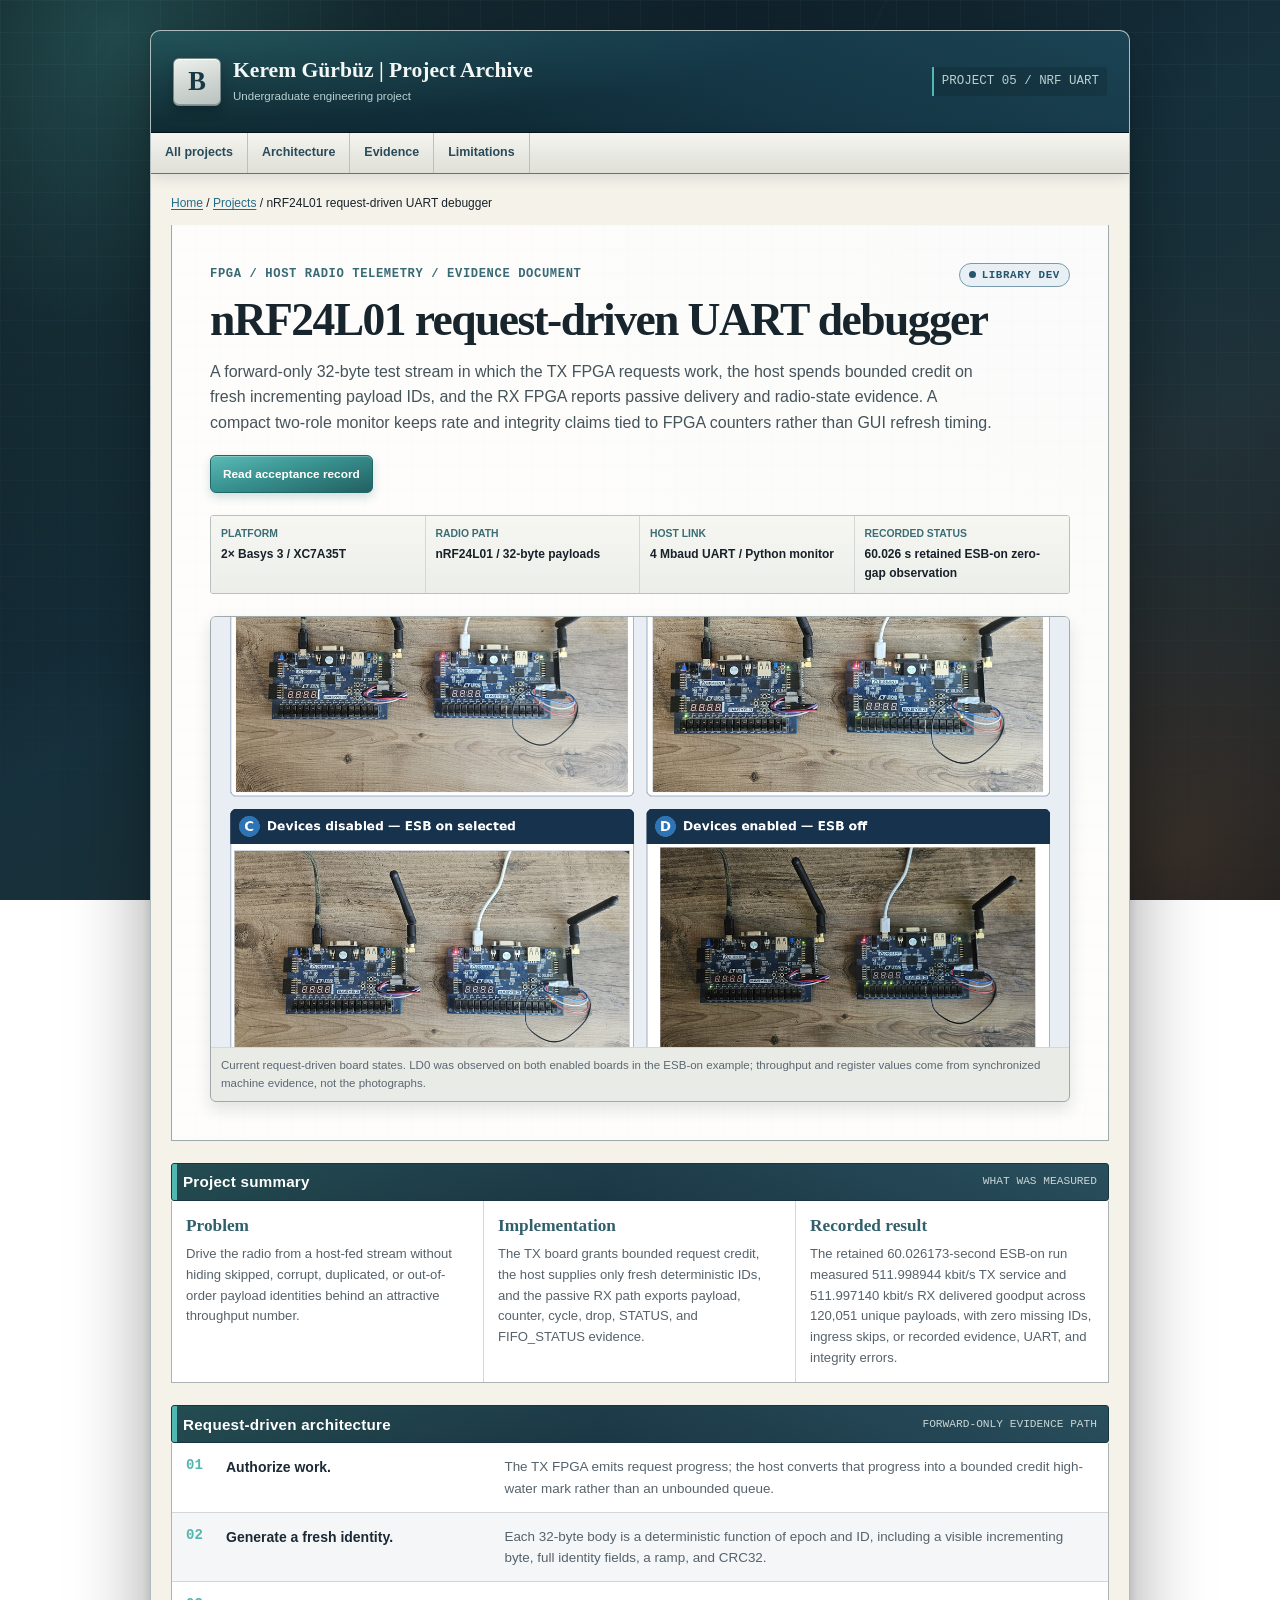
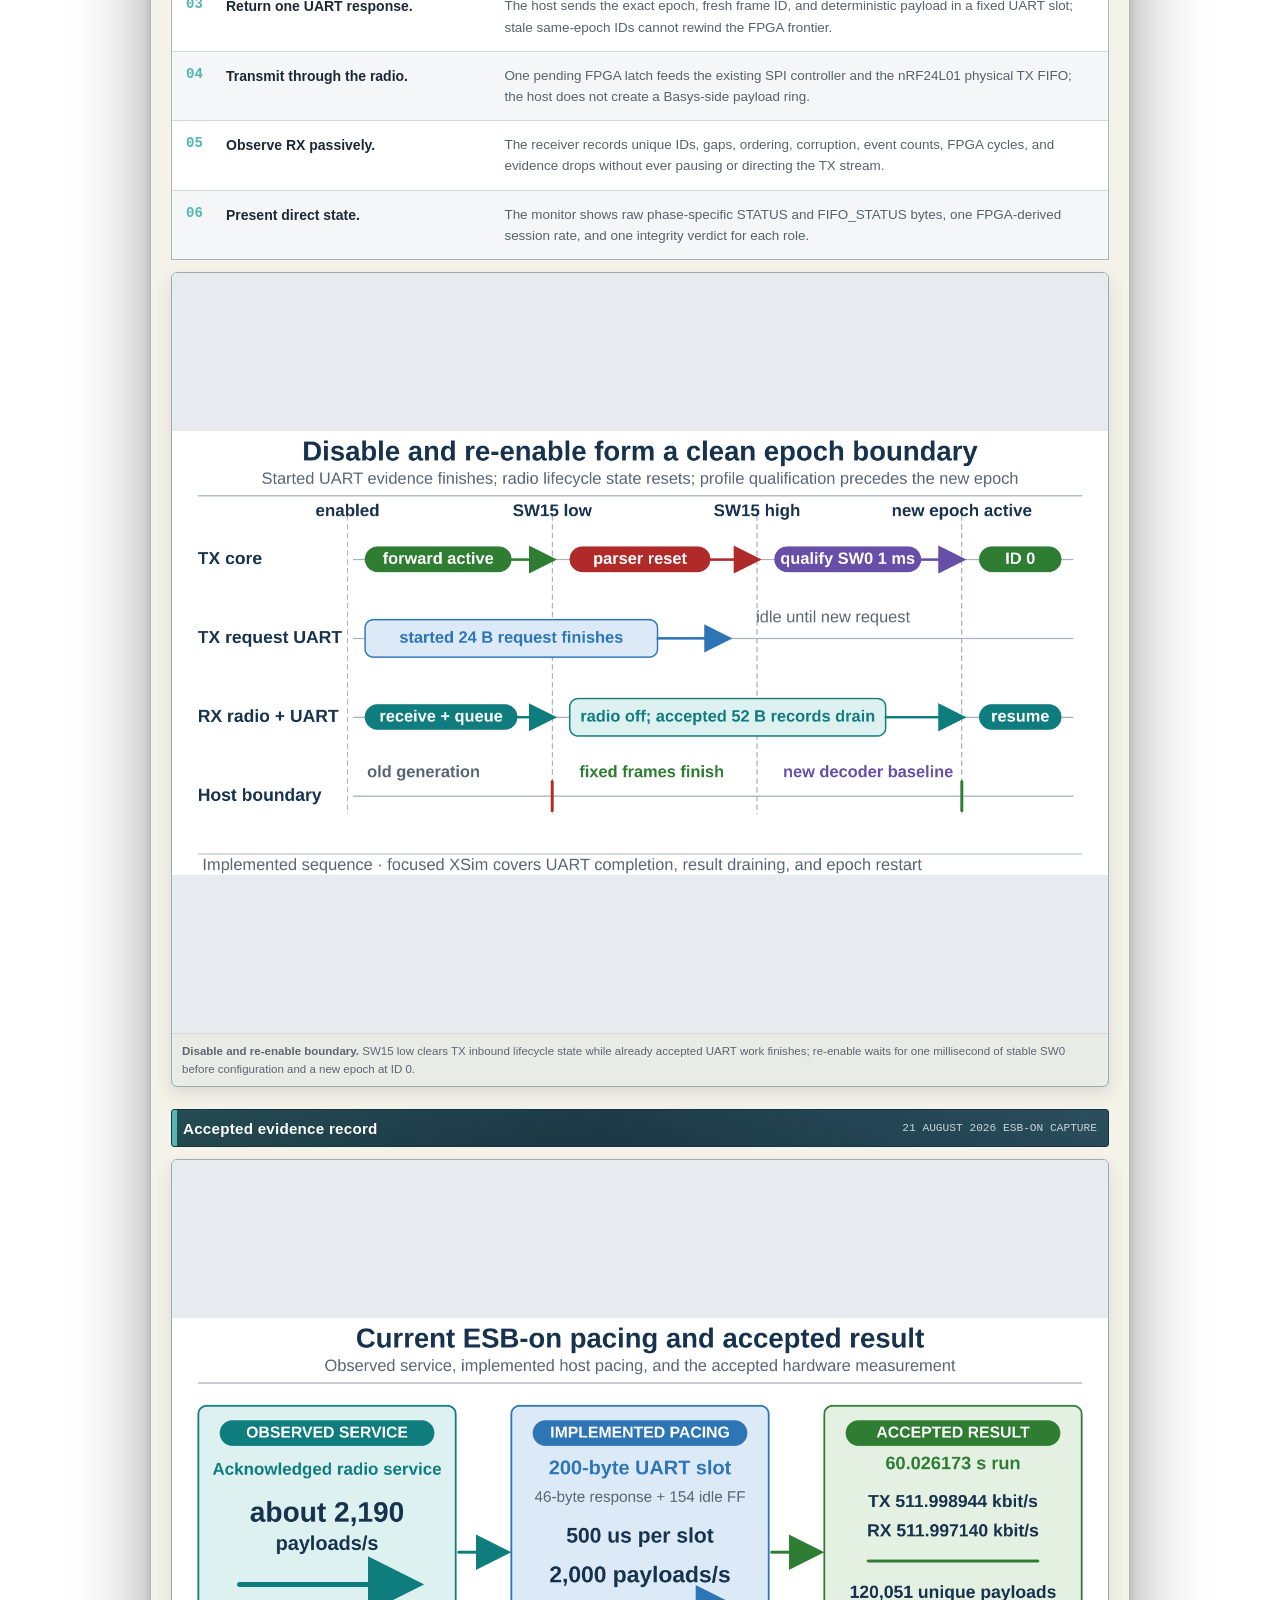
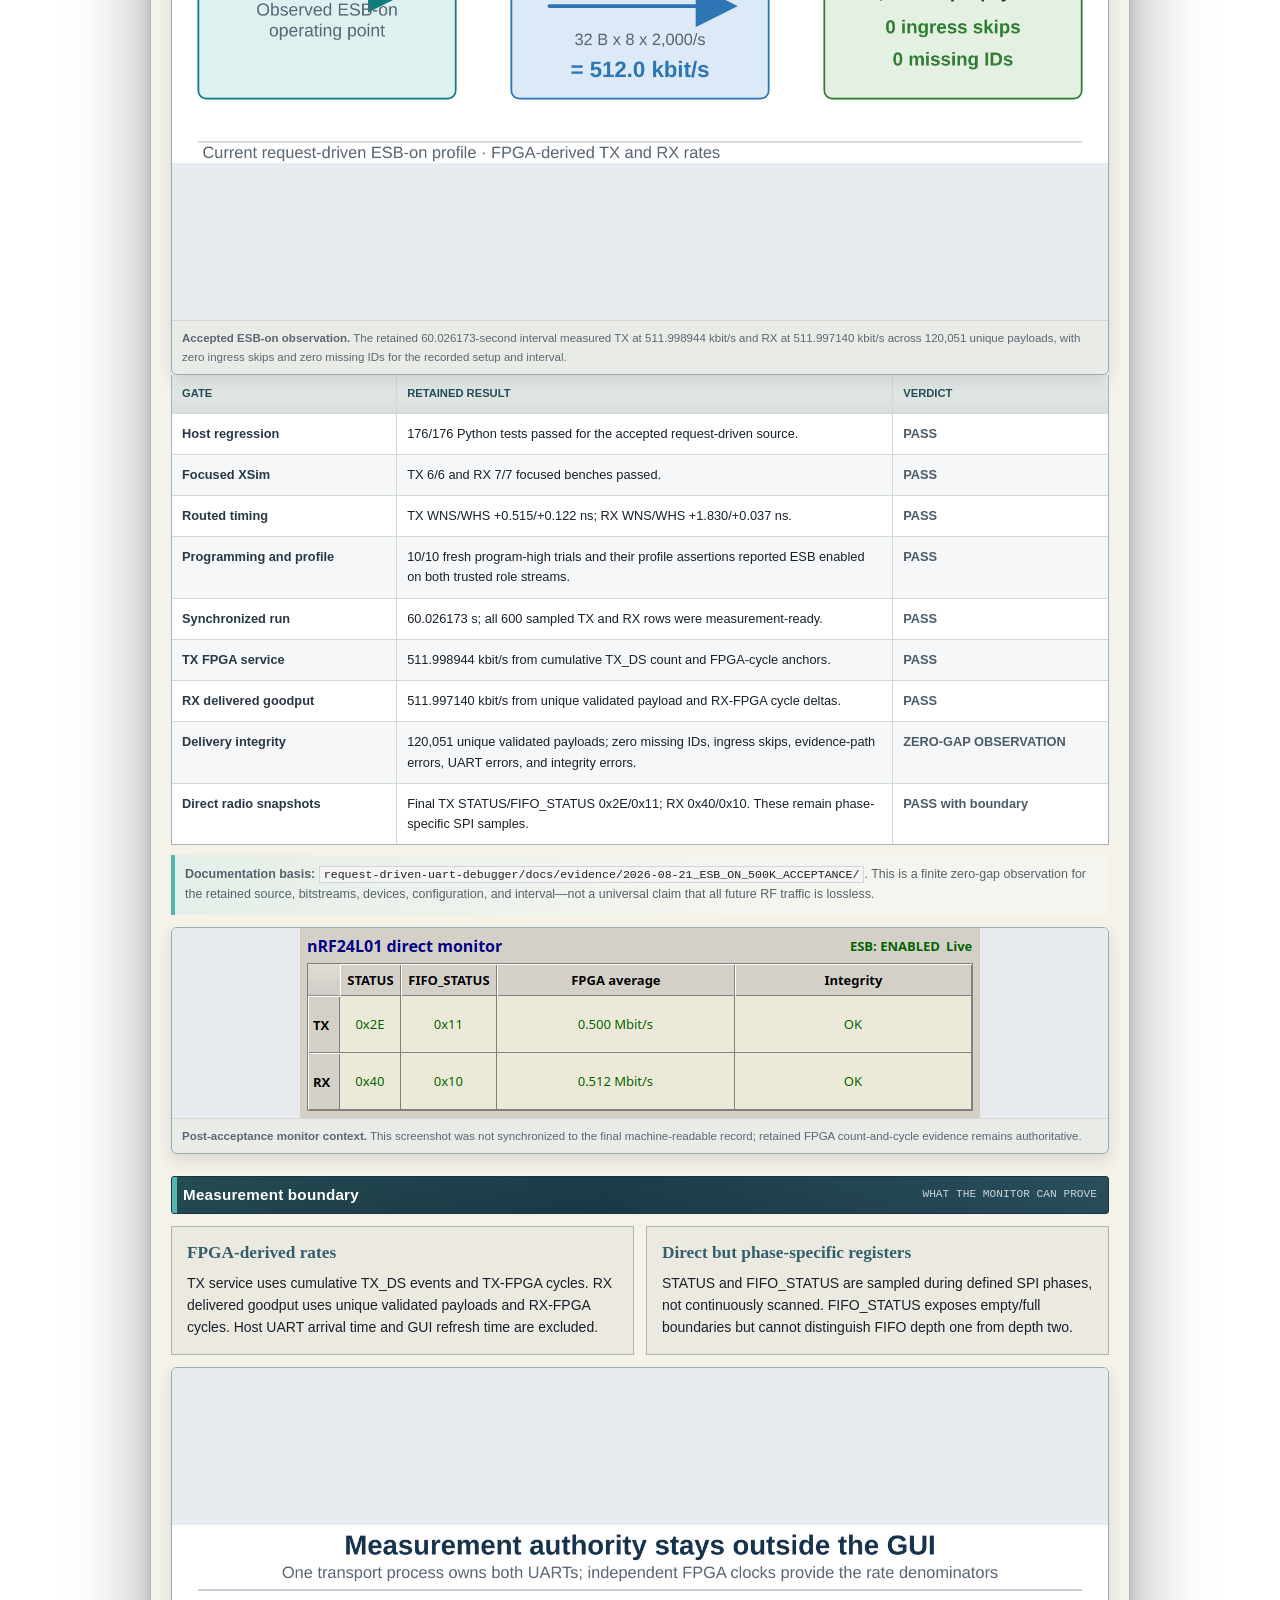
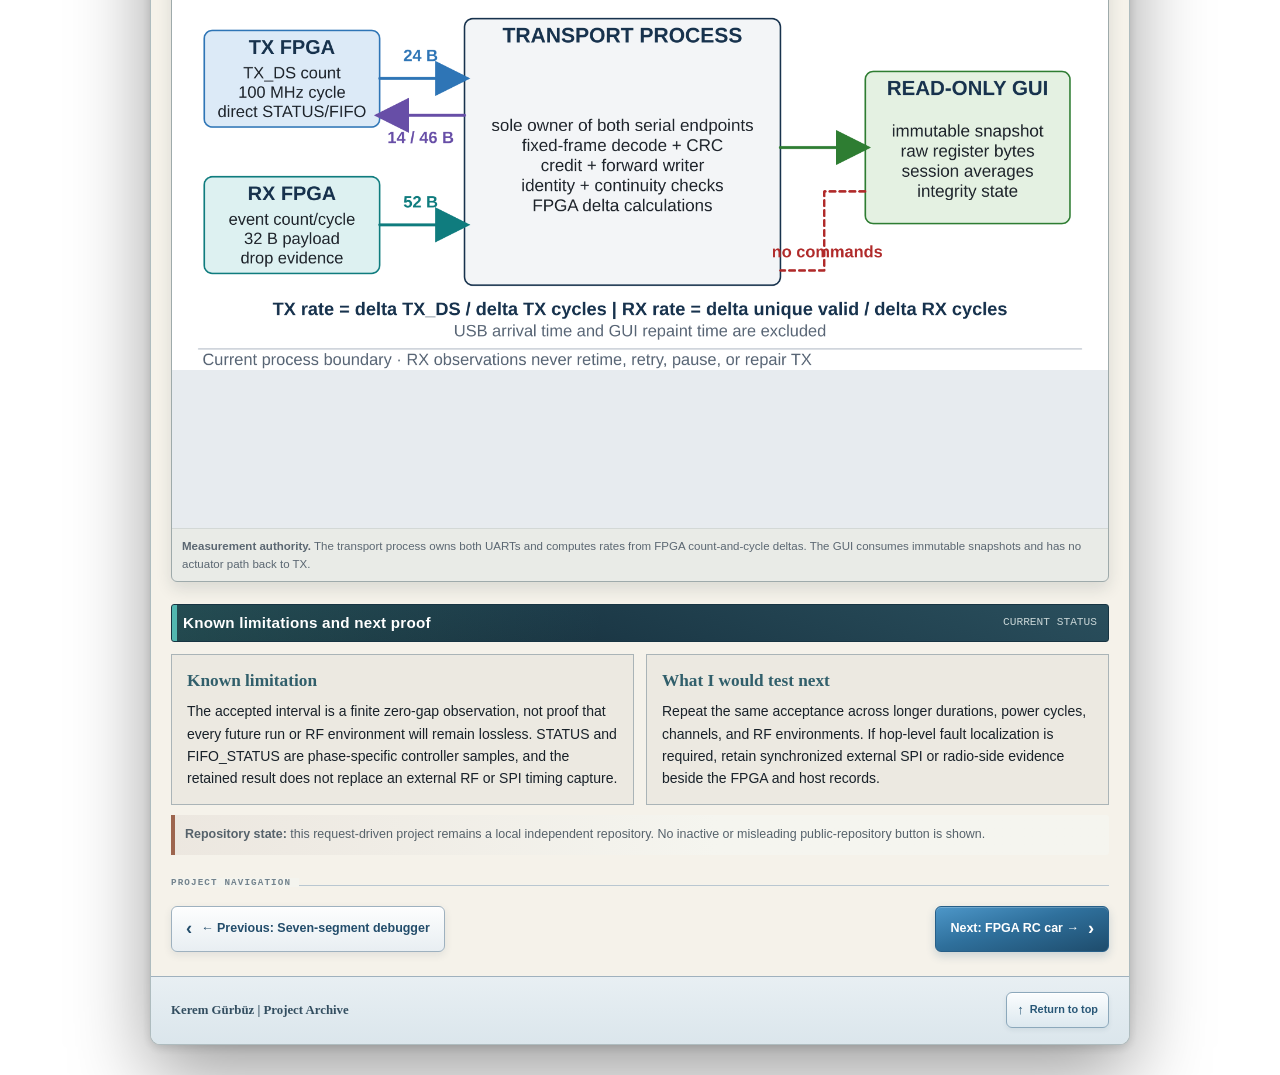
<file: projects/nrf-request-driven-uart-debugger.html>
<!doctype html>
<html lang="en">
  <head>
    <meta charset="utf-8" />
    <meta name="viewport" content="width=device-width, initial-scale=1" />
    <meta name="description" content="Evidence documentation for the request-driven UART nRF24L01 debugger with forward-only host payloads, passive RX validation, and FPGA-cycle throughput measurements." />
    <meta name="theme-color" content="#163f73" />
    <title>nRF24L01 Request-Driven UART Debugger | Kerem Gürbüz</title>
    <link rel="stylesheet" href="../styles.css" />
  </head>
  <body class="project-nrf">
    <a class="skip-link" href="#main-content">Skip to main content</a>

    <div class="site-shell">
      <header class="site-header">
        <div class="masthead">
          <a class="brand" href="../index.html" aria-label="Kerem Gürbüz project archive home">
            <span class="brand-mark" aria-hidden="true">B</span>
            <span><strong>Kerem Gürbüz | Project Archive</strong><small>Undergraduate engineering project</small></span>
          </a>
          <p class="masthead-note">PROJECT 05 / nRF UART</p>
        </div>
        <nav class="main-nav" aria-label="Project navigation">
          <a href="../index.html#projects">All projects</a>
          <a href="#architecture">Architecture</a>
          <a href="#evidence">Evidence</a>
          <a href="#limitations">Limitations</a>
        </nav>
      </header>

      <main id="main-content">
        <p class="breadcrumb"><a href="../index.html">Home</a> / <a href="../index.html#projects">Projects</a> / nRF24L01 request-driven UART debugger</p>

        <section class="project-intro" aria-labelledby="project-title">
          <div class="project-heading-meta">
            <p class="page-label">FPGA / HOST RADIO TELEMETRY / EVIDENCE DOCUMENT</p>
            <span class="project-status project-status-library-dev" aria-label="Portfolio status: Library dev">Library dev</span>
          </div>
          <h1 id="project-title">nRF24L01 request-driven UART debugger</h1>
          <p class="lead">
            A forward-only 32-byte test stream in which the TX FPGA requests work, the host spends
            bounded credit on fresh incrementing payload IDs, and the RX FPGA reports passive
            delivery and radio-state evidence. A compact two-role monitor keeps rate and integrity
            claims tied to FPGA counters rather than GUI refresh timing.
          </p>
          <div class="entry-actions" aria-label="Request-driven UART debugger actions">
            <a class="button primary" href="#evidence">Read acceptance record</a>
          </div>

          <dl class="project-facts wide">
            <div><dt>Platform</dt><dd>2× Basys 3 / XC7A35T</dd></div>
            <div><dt>Radio path</dt><dd>nRF24L01 / 32-byte payloads</dd></div>
            <div><dt>Host link</dt><dd>4 Mbaud UART / Python monitor</dd></div>
            <div><dt>Recorded status</dt><dd>60.026 s retained ESB-on zero-gap observation</dd></div>
          </dl>

          <figure class="project-hero-media">
            <a
              href="../assets/nrf/request-driven/2026-08-21/hardware-states.png"
              aria-label="Open the full-resolution request-driven two-board hardware-state plate"
            >
              <img
                src="../assets/nrf/request-driven/2026-08-21/hardware-states.png"
                width="1600"
                height="1236"
                alt="Four labeled photographs of two Basys 3 radio boards: disabled, enabled with ESB on, disabled with ESB on selected, and enabled with ESB off"
                decoding="async"
              />
            </a>
            <figcaption>Current request-driven board states. LD0 was observed on both enabled boards in the ESB-on example; throughput and register values come from synchronized machine evidence, not the photographs.</figcaption>
          </figure>
        </section>

        <section class="content-section" aria-labelledby="summary-title">
          <div class="section-titlebar"><h2 id="summary-title">Project summary</h2><span>what was measured</span></div>
          <div class="summary-grid">
            <article><h3>Problem</h3><p>Drive the radio from a host-fed stream without hiding skipped, corrupt, duplicated, or out-of-order payload identities behind an attractive throughput number.</p></article>
            <article><h3>Implementation</h3><p>The TX board grants bounded request credit, the host supplies only fresh deterministic IDs, and the passive RX path exports payload, counter, cycle, drop, STATUS, and FIFO_STATUS evidence.</p></article>
            <article><h3>Recorded result</h3><p>The retained 60.026173-second ESB-on run measured 511.998944 kbit/s TX service and 511.997140 kbit/s RX delivered goodput across 120,051 unique payloads, with zero missing IDs, ingress skips, or recorded evidence, UART, and integrity errors.</p></article>
          </div>
        </section>

        <section id="architecture" class="content-section" aria-labelledby="architecture-title">
          <div class="section-titlebar"><h2 id="architecture-title">Request-driven architecture</h2><span>forward-only evidence path</span></div>
          <ol class="flow-list">
            <li><strong>Authorize work.</strong><span>The TX FPGA emits request progress; the host converts that progress into a bounded credit high-water mark rather than an unbounded queue.</span></li>
            <li><strong>Generate a fresh identity.</strong><span>Each 32-byte body is a deterministic function of epoch and ID, including a visible incrementing byte, full identity fields, a ramp, and CRC32.</span></li>
            <li><strong>Return one UART response.</strong><span>The host sends the exact epoch, fresh frame ID, and deterministic payload in a fixed UART slot; stale same-epoch IDs cannot rewind the FPGA frontier.</span></li>
            <li><strong>Transmit through the radio.</strong><span>One pending FPGA latch feeds the existing SPI controller and the nRF24L01 physical TX FIFO; the host does not create a Basys-side payload ring.</span></li>
            <li><strong>Observe RX passively.</strong><span>The receiver records unique IDs, gaps, ordering, corruption, event counts, FPGA cycles, and evidence drops without ever pausing or directing the TX stream.</span></li>
            <li><strong>Present direct state.</strong><span>The monitor shows raw phase-specific STATUS and FIFO_STATUS bytes, one FPGA-derived session rate, and one integrity verdict for each role.</span></li>
          </ol>

          <div class="evidence-gallery architecture-gallery">
            <figure class="wide-media">
              <a
                href="../assets/nrf/request-driven/2026-08-21/disable-reenable-boundary.png"
                aria-label="Open the full-resolution disable and re-enable epoch-boundary diagram"
              >
                <img
                  src="../assets/nrf/request-driven/2026-08-21/disable-reenable-boundary.png"
                  width="1600"
                  height="760"
                  alt="Four time markers and four lanes show TX state reset, request completion, RX result draining, one millisecond profile qualification, and a new epoch at ID zero"
                  loading="lazy"
                  decoding="async"
                />
              </a>
              <figcaption><strong>Disable and re-enable boundary.</strong> SW15 low clears TX inbound lifecycle state while already accepted UART work finishes; re-enable waits for one millisecond of stable SW0 before configuration and a new epoch at ID 0.</figcaption>
            </figure>
          </div>
        </section>

        <section id="evidence" class="content-section" aria-labelledby="evidence-title">
          <div class="section-titlebar"><h2 id="evidence-title">Accepted evidence record</h2><span>21 August 2026 ESB-on capture</span></div>

          <div class="evidence-gallery architecture-gallery">
            <figure class="wide-media">
              <a
                href="../assets/nrf/request-driven/2026-08-21/accepted-result.png"
                aria-label="Open the full-resolution ESB-on pacing and accepted-result figure"
              >
                <img
                  src="../assets/nrf/request-driven/2026-08-21/accepted-result.png"
                  width="1600"
                  height="760"
                  alt="Three panels show about 2,190 acknowledged payloads per second, a 200-byte 500-microsecond host slot offering 512 kilobits per second, and the accepted TX and RX rates with 120,051 unique payloads, zero ingress skips, and zero missing IDs"
                  loading="lazy"
                  decoding="async"
                />
              </a>
              <figcaption><strong>Accepted ESB-on observation.</strong> The retained 60.026173-second interval measured TX at 511.998944 kbit/s and RX at 511.997140 kbit/s across 120,051 unique payloads, with zero ingress skips and zero missing IDs for the recorded setup and interval.</figcaption>
            </figure>
          </div>

          <div class="table-wrap" tabindex="0" role="region" aria-label="Request-driven UART debugger acceptance evidence">
            <table class="evidence-table">
              <thead><tr><th scope="col">Gate</th><th scope="col">Retained result</th><th scope="col">Verdict</th></tr></thead>
              <tbody>
                <tr><th scope="row">Host regression</th><td>176/176 Python tests passed for the accepted request-driven source.</td><td>PASS</td></tr>
                <tr><th scope="row">Focused XSim</th><td>TX 6/6 and RX 7/7 focused benches passed.</td><td>PASS</td></tr>
                <tr><th scope="row">Routed timing</th><td>TX WNS/WHS +0.515/+0.122 ns; RX WNS/WHS +1.830/+0.037 ns.</td><td>PASS</td></tr>
                <tr><th scope="row">Programming and profile</th><td>10/10 fresh program-high trials and their profile assertions reported ESB enabled on both trusted role streams.</td><td>PASS</td></tr>
                <tr><th scope="row">Synchronized run</th><td>60.026173 s; all 600 sampled TX and RX rows were measurement-ready.</td><td>PASS</td></tr>
                <tr><th scope="row">TX FPGA service</th><td>511.998944 kbit/s from cumulative TX_DS count and FPGA-cycle anchors.</td><td>PASS</td></tr>
                <tr><th scope="row">RX delivered goodput</th><td>511.997140 kbit/s from unique validated payload and RX-FPGA cycle deltas.</td><td>PASS</td></tr>
                <tr><th scope="row">Delivery integrity</th><td>120,051 unique validated payloads; zero missing IDs, ingress skips, evidence-path errors, UART errors, and integrity errors.</td><td>ZERO-GAP OBSERVATION</td></tr>
                <tr><th scope="row">Direct radio snapshots</th><td>Final TX STATUS/FIFO_STATUS 0x2E/0x11; RX 0x40/0x10. These remain phase-specific SPI samples.</td><td>PASS with boundary</td></tr>
              </tbody>
            </table>
          </div>
          <p class="source-note"><strong>Documentation basis:</strong> <code>request-driven-uart-debugger/docs/evidence/2026-08-21_ESB_ON_500K_ACCEPTANCE/</code>. This is a finite zero-gap observation for the retained source, bitstreams, devices, configuration, and interval—not a universal claim that all future RF traffic is lossless.</p>

          <div class="evidence-gallery">
            <figure class="wide-media">
              <a
                href="../assets/nrf/request-driven/2026-08-21/current-esb-on-monitor.png"
                aria-label="Open the full-resolution compact request-driven monitor capture"
              >
                <img
                  src="../assets/nrf/request-driven/2026-08-21/current-esb-on-monitor.png"
                  width="680"
                  height="190"
                  alt="Compact request-driven monitor showing ESB enabled, separate TX and RX STATUS and FIFO_STATUS bytes, FPGA session rates, and OK integrity rows"
                  loading="lazy"
                  decoding="async"
                />
              </a>
              <figcaption><strong>Post-acceptance monitor context.</strong> This screenshot was not synchronized to the final machine-readable record; retained FPGA count-and-cycle evidence remains authoritative.</figcaption>
            </figure>
          </div>
        </section>

        <section class="content-section" aria-labelledby="integrity-title">
          <div class="section-titlebar"><h2 id="integrity-title">Measurement boundary</h2><span>what the monitor can prove</span></div>
          <div class="two-column">
            <article class="plain-panel"><h3>FPGA-derived rates</h3><p>TX service uses cumulative TX_DS events and TX-FPGA cycles. RX delivered goodput uses unique validated payloads and RX-FPGA cycles. Host UART arrival time and GUI refresh time are excluded.</p></article>
            <article class="plain-panel"><h3>Direct but phase-specific registers</h3><p>STATUS and FIFO_STATUS are sampled during defined SPI phases, not continuously scanned. FIFO_STATUS exposes empty/full boundaries but cannot distinguish FIFO depth one from depth two.</p></article>
          </div>

          <div class="evidence-gallery architecture-gallery">
            <figure class="wide-media">
              <a
                href="../assets/nrf/request-driven/2026-08-21/measurement-authority.png"
                aria-label="Open the full-resolution measurement-authority and GUI-boundary diagram"
              >
                <img
                  src="../assets/nrf/request-driven/2026-08-21/measurement-authority.png"
                  width="1600"
                  height="760"
                  alt="TX and RX FPGA evidence enters one central transport process, which emits immutable snapshots to a read-only GUI; a barred reverse path shows the GUI has no commands"
                  loading="lazy"
                  decoding="async"
                />
              </a>
              <figcaption><strong>Measurement authority.</strong> The transport process owns both UARTs and computes rates from FPGA count-and-cycle deltas. The GUI consumes immutable snapshots and has no actuator path back to TX.</figcaption>
            </figure>
          </div>
        </section>

        <section id="limitations" class="content-section" aria-labelledby="limitations-title">
          <div class="section-titlebar"><h2 id="limitations-title">Known limitations and next proof</h2><span>current status</span></div>
          <div class="two-column">
            <article class="plain-panel"><h3>Known limitation</h3><p>The accepted interval is a finite zero-gap observation, not proof that every future run or RF environment will remain lossless. STATUS and FIFO_STATUS are phase-specific controller samples, and the retained result does not replace an external RF or SPI timing capture.</p></article>
            <article class="plain-panel"><h3>What I would test next</h3><p>Repeat the same acceptance across longer durations, power cycles, channels, and RF environments. If hop-level fault localization is required, retain synchronized external SPI or radio-side evidence beside the FPGA and host records.</p></article>
          </div>
          <p class="source-note"><strong>Repository state:</strong> this request-driven project remains a local independent repository. No inactive or misleading public-repository button is shown.</p>
        </section>

        <nav class="project-pager" aria-label="Project pages">
          <a href="nrf-project.html">← Previous: Seven-segment debugger</a>
          <a href="rc-car.html">Next: FPGA RC car →</a>
        </nav>
      </main>

      <footer class="site-footer"><p>Kerem Gürbüz | Project Archive</p><p><a href="#main-content">Return to top</a></p></footer>
    </div>
  </body>
</html>
</file>
<file: styles.css>
:root {
  color-scheme: light;
  --page-bg: #cfd5dc;
  --paper: #ffffff;
  --paper-alt: #f2f5f8;
  --ink: #20252a;
  --muted: #515d68;
  --navy: #173f6d;
  --navy-dark: #0d2d50;
  --link: #0645ad;
  --visited: #4f2b75;
  --line: #94a4b5;
  --line-light: #ccd4dc;
  --accent: #2d67a3;
  --max-width: 980px;
}

* {
  box-sizing: border-box;
}

html {
  scroll-behavior: smooth;
}

body {
  margin: 0;
  background:
    repeating-linear-gradient(
      135deg,
      rgba(255, 255, 255, 0.12) 0,
      rgba(255, 255, 255, 0.12) 2px,
      transparent 2px,
      transparent 8px
    ),
    var(--page-bg);
  color: var(--ink);
  font-family: Verdana, Tahoma, Arial, sans-serif;
  font-size: 14px;
  line-height: 1.58;
}

a {
  color: var(--link);
  text-decoration: underline;
  text-underline-offset: 2px;
}

a:visited {
  color: var(--visited);
}

a:hover {
  color: #b02319;
}

h1,
h2,
h3,
p {
  margin-top: 0;
}

h1,
h2,
h3 {
  color: #17232e;
  font-family: Georgia, "Times New Roman", serif;
}

h1 {
  margin-bottom: 14px;
  font-size: clamp(2rem, 5vw, 2.85rem);
  line-height: 1.1;
}

h2 {
  margin-bottom: 12px;
  font-size: 1.35rem;
  line-height: 1.25;
}

h3 {
  margin-bottom: 8px;
  font-size: 1.08rem;
  line-height: 1.3;
}

code {
  padding: 1px 4px;
  border: 1px solid #d1d6db;
  background: #f4f4f4;
  color: #232323;
  font-family: Consolas, "Courier New", monospace;
  font-size: 0.93em;
  overflow-wrap: anywhere;
}

.skip-link {
  position: fixed;
  top: 8px;
  left: 8px;
  z-index: 100;
  transform: translateY(-160%);
  padding: 8px 12px;
  border: 2px solid #000;
  background: #fff;
  color: #000;
  font-weight: bold;
}

.skip-link:focus {
  transform: translateY(0);
}

.site-shell {
  width: min(var(--max-width), calc(100% - 28px));
  margin: 18px auto;
  border: 1px solid #687a8e;
  background: var(--paper);
  box-shadow: 0 3px 10px rgba(20, 34, 48, 0.24);
}

.site-header {
  border-bottom: 1px solid #687a8e;
}

.masthead {
  display: flex;
  min-height: 92px;
  align-items: center;
  justify-content: space-between;
  gap: 24px;
  padding: 15px 20px;
  border-bottom: 1px solid #071c31;
  background: linear-gradient(#245789, #12385f);
  color: #fff;
}

.brand,
.brand:visited {
  display: inline-flex;
  align-items: center;
  gap: 12px;
  color: #fff;
  text-decoration: none;
}

.brand:hover {
  color: #fff;
}

.brand-mark {
  display: grid;
  width: 48px;
  height: 48px;
  flex: 0 0 auto;
  place-items: center;
  border: 1px solid #061a2d;
  background: linear-gradient(#f5f7f8, #bdc8d2);
  box-shadow:
    inset 1px 1px #fff,
    inset -1px -1px #77899b;
  color: var(--navy-dark);
  font-family: Georgia, "Times New Roman", serif;
  font-size: 1.65rem;
  font-weight: bold;
}

.brand strong,
.brand small {
  display: block;
}

.brand strong {
  font-family: Georgia, "Times New Roman", serif;
  font-size: 1.35rem;
  line-height: 1.18;
}

.brand small {
  margin-top: 3px;
  color: #d7e4f0;
  font-size: 0.72rem;
}

.masthead-note {
  margin: 0;
  color: #d7e4f0;
  font-family: "Courier New", monospace;
  font-size: 0.78rem;
  text-align: right;
  text-transform: uppercase;
}

.main-nav {
  display: flex;
  flex-wrap: wrap;
  min-height: 40px;
  align-items: stretch;
  background: linear-gradient(#f8fafc, #dbe2e9);
}

.main-nav a,
.main-nav a:visited {
  display: inline-flex;
  min-height: 40px;
  align-items: center;
  padding: 8px 14px;
  border-right: 1px solid #aab6c2;
  color: #173f6d;
  font-size: 0.78rem;
  font-weight: bold;
  text-decoration: none;
}

.main-nav a:hover,
.main-nav a:focus-visible {
  background: #fff;
  color: #8f211a;
}

main {
  padding: 20px;
}

.welcome-panel,
.project-intro {
  padding: clamp(22px, 5vw, 38px);
  border: 1px solid var(--line);
  border-top: 5px solid var(--navy);
  background: linear-gradient(180deg, #fff 0, #f7f9fb 100%);
}

.page-label,
.project-number {
  margin-bottom: 8px;
  color: #4c5b68;
  font-family: "Courier New", monospace;
  font-size: 0.76rem;
  font-weight: bold;
  letter-spacing: 0.05em;
}

.lead {
  max-width: 790px;
  margin-bottom: 18px;
  color: #34414d;
  font-size: 1rem;
}

.content-section {
  margin: 22px 0;
  scroll-margin-top: 16px;
}

.section-titlebar {
  display: flex;
  min-height: 38px;
  align-items: center;
  justify-content: space-between;
  gap: 16px;
  padding: 7px 11px;
  border: 1px solid var(--navy-dark);
  background: linear-gradient(#285c91, #173f6d);
  color: #fff;
}

.section-titlebar h2 {
  margin: 0;
  color: #fff;
  font-family: Verdana, Tahoma, Arial, sans-serif;
  font-size: 0.95rem;
}

.section-titlebar span {
  color: #dce8f3;
  font-family: "Courier New", monospace;
  font-size: 0.7rem;
  text-transform: uppercase;
}

.project-list {
  display: grid;
  grid-template-columns: repeat(2, minmax(0, 1fr));
  gap: 14px;
  padding-top: 14px;
}

.project-entry {
  --accent: #2d67a3;
  display: flex;
  min-width: 0;
  flex-direction: column;
  padding: 16px;
  border: 1px solid var(--line);
  border-top: 5px solid var(--accent);
  background: #fff;
  box-shadow: inset 0 0 0 1px #eef1f4;
}

.project-entry header {
  min-height: 68px;
  padding-bottom: 8px;
  border-bottom: 1px dotted #a9b4bf;
}

.project-entry h3 {
  margin-bottom: 0;
  font-size: 1.22rem;
}

.project-entry > p {
  color: var(--muted);
}

.project-ecd {
  --accent: #146f66;
}

.project-emt {
  --accent: #954634;
}

.project-nrf {
  --accent: #697420;
}

.project-mfcc {
  --accent: #3c6288;
}

.project-rc {
  --accent: #8a4d12;
}

.project-facts {
  display: grid;
  grid-template-columns: repeat(3, minmax(0, 1fr));
  gap: 0;
  margin: 12px 0 14px;
  border: 1px solid var(--line-light);
}

.project-facts div {
  min-width: 0;
  padding: 8px;
  border-right: 1px solid var(--line-light);
  background: var(--paper-alt);
}

.project-facts div:last-child {
  border-right: 0;
}

.project-facts dt {
  margin-bottom: 3px;
  color: #5b6772;
  font-size: 0.65rem;
  font-weight: bold;
  text-transform: uppercase;
}

.project-facts dd {
  margin: 0;
  font-size: 0.75rem;
  font-weight: bold;
  overflow-wrap: anywhere;
}

.project-summary {
  display: grid;
  grid-template-columns: repeat(2, minmax(0, 1fr));
  align-items: stretch;
  gap: 10px;
  margin: 12px 0 14px;
}

.project-entry .project-summary .project-facts {
  grid-template-columns: 1fr;
  grid-template-rows: repeat(3, minmax(0, 1fr));
  margin: 0;
}

.project-entry .project-summary .project-facts div {
  display: flex;
  justify-content: center;
  flex-direction: column;
  border-right: 0;
  border-bottom: 1px solid var(--line-light);
}

.project-entry .project-summary .project-facts div:last-child {
  border-bottom: 0;
}

.project-preview {
  display: flex;
  min-width: 0;
  flex-direction: column;
  margin: 0;
  border: 1px solid var(--line-light);
  background: #fff;
}

.project-preview-placeholder {
  position: relative;
  display: grid;
  min-height: 150px;
  flex: 1;
  place-content: center;
  gap: 2px;
  overflow: hidden;
  border-bottom: 1px solid var(--line-light);
  background: #e5eaee;
  color: #44525e;
  text-align: center;
}

.project-preview-image {
  display: block;
  width: 100%;
  min-height: 150px;
  flex: 1;
  border-bottom: 1px solid var(--line-light);
  object-fit: cover;
}

.project-preview-placeholder::before {
  content: "";
  width: 58px;
  height: 40px;
  margin: 0 auto 8px;
  border: 2px solid var(--accent);
  background:
    linear-gradient(145deg, transparent 52%, var(--accent) 53% 58%, transparent 59%),
    linear-gradient(35deg, transparent 55%, var(--accent) 56% 61%, transparent 62%),
    rgba(255, 255, 255, 0.58);
  box-shadow: 4px 4px 0 rgba(32, 37, 42, 0.12);
}

.project-preview-placeholder span,
.project-preview-placeholder strong {
  position: relative;
  z-index: 1;
  display: block;
}

.project-preview-placeholder span {
  color: #5b6772;
  font-family: "Courier New", monospace;
  font-size: 0.68rem;
  font-weight: bold;
  letter-spacing: 0.07em;
  text-transform: uppercase;
}

.project-preview-placeholder strong {
  color: #273746;
  font-size: 0.78rem;
  text-transform: uppercase;
}

.project-preview figcaption {
  padding: 6px 8px;
  color: #5b6772;
  font-size: 0.68rem;
}

.entry-actions {
  display: flex;
  flex-wrap: wrap;
  gap: 8px;
  margin-top: auto;
}

.button,
.button:visited {
  display: inline-flex;
  min-height: 38px;
  align-items: center;
  justify-content: center;
  padding: 8px 12px;
  border: 1px solid #5f7183;
  background: linear-gradient(#fff, #dce3e9);
  box-shadow:
    inset 1px 1px #fff,
    inset -1px -1px #a4b0bc;
  color: #173f6d;
  font-family: Verdana, Tahoma, Arial, sans-serif;
  font-size: 0.74rem;
  font-weight: bold;
  line-height: 1.2;
  text-decoration: none;
}

.button:hover,
.button:focus-visible {
  background: #fff;
  color: #a21e16;
}

.button.primary,
.button.primary:visited {
  border-color: #082846;
  background: linear-gradient(#3c74aa, #1b4d7c);
  box-shadow:
    inset 1px 1px rgba(255, 255, 255, 0.35),
    inset -1px -1px #0b2f52;
  color: #fff;
}

.button.primary:hover,
.button.primary:focus-visible {
  background: #123f6d;
  color: #fff;
}

.repository-button {
  gap: 7px;
}

.disabled-button {
  cursor: not-allowed;
  background: #edf0f2;
  box-shadow: none;
  color: #65717c;
}

.github-logo {
  display: inline-block;
  width: 16px;
  height: 16px;
  flex: 0 0 auto;
  background: currentColor;
  -webkit-mask: url("data:image/svg+xml,%3Csvg xmlns='http://www.w3.org/2000/svg' viewBox='0 0 16 16'%3E%3Cpath d='M8 0C3.58 0 0 3.58 0 8c0 3.54 2.29 6.53 5.47 7.59.4.07.55-.17.55-.38 0-.19-.01-.82-.01-1.49-2.01.37-2.53-.49-2.69-.94-.09-.23-.48-.94-.82-1.13-.28-.15-.68-.52-.01-.53.63-.01 1.08.58 1.23.82.72 1.21 1.87.87 2.33.66.07-.52.28-.87.51-1.07-1.78-.2-3.64-.89-3.64-3.95 0-.87.31-1.59.82-2.15-.08-.2-.36-1.02.08-2.12 0 0 .67-.21 2.2.82A7.65 7.65 0 0 1 8 4.58c.68 0 1.36.09 2 .27 1.53-1.04 2.2-.82 2.2-.82.44 1.1.16 1.92.08 2.12.51.56.82 1.27.82 2.15 0 3.07-1.87 3.75-3.65 3.95.29.25.54.73.54 1.48 0 1.07-.01 1.93-.01 2.2 0 .21.15.46.55.38A8.01 8.01 0 0 0 16 8c0-4.42-3.58-8-8-8Z'/%3E%3C/svg%3E") center / contain no-repeat;
  mask: url("data:image/svg+xml,%3Csvg xmlns='http://www.w3.org/2000/svg' viewBox='0 0 16 16'%3E%3Cpath d='M8 0C3.58 0 0 3.58 0 8c0 3.54 2.29 6.53 5.47 7.59.4.07.55-.17.55-.38 0-.19-.01-.82-.01-1.49-2.01.37-2.53-.49-2.69-.94-.09-.23-.48-.94-.82-1.13-.28-.15-.68-.52-.01-.53.63-.01 1.08.58 1.23.82.72 1.21 1.87.87 2.33.66.07-.52.28-.87.51-1.07-1.78-.2-3.64-.89-3.64-3.95 0-.87.31-1.59.82-2.15-.08-.2-.36-1.02.08-2.12 0 0 .67-.21 2.2.82A7.65 7.65 0 0 1 8 4.58c.68 0 1.36.09 2 .27 1.53-1.04 2.2-.82 2.2-.82.44 1.1.16 1.92.08 2.12.51.56.82 1.27.82 2.15 0 3.07-1.87 3.75-3.65 3.95.29.25.54.73.54 1.48 0 1.07-.01 1.93-.01 2.2 0 .21.15.46.55.38A8.01 8.01 0 0 0 16 8c0-4.42-3.58-8-8-8Z'/%3E%3C/svg%3E") center / contain no-repeat;
}

.summary-grid {
  display: grid;
  grid-template-columns: repeat(3, minmax(0, 1fr));
  border: 1px solid var(--line);
  border-top: 0;
}

.summary-grid article {
  min-width: 0;
  padding: 14px;
  border-right: 1px solid var(--line-light);
  background: #fff;
}

.summary-grid article:last-child {
  border-right: 0;
}

.summary-grid p {
  margin: 0;
  color: var(--muted);
  font-size: 0.82rem;
}

.plain-panel {
  padding: 15px;
  border: 1px solid var(--line);
  background: var(--paper-alt);
}

.plain-panel p:last-child {
  margin-bottom: 0;
}

.source-note {
  color: var(--muted);
  font-size: 0.78rem;
}

.site-footer {
  display: flex;
  align-items: center;
  justify-content: space-between;
  gap: 18px;
  min-height: 58px;
  padding: 12px 20px;
  border-top: 1px solid #8f9ead;
  background: #e8edf1;
  color: #4e5964;
  font-size: 0.72rem;
}

.site-footer p {
  margin: 0;
}

/* Project evidence pages */

.breadcrumb {
  margin-bottom: 12px;
  font-size: 0.75rem;
}

.project-intro {
  border-top-color: var(--accent);
}

.project-intro .entry-actions {
  margin: 20px 0;
}

.project-facts.wide {
  grid-template-columns: repeat(4, minmax(0, 1fr));
  margin-top: 22px;
  margin-bottom: 0;
}

.project-facts.wide div {
  padding: 10px;
}

.project-facts.wide dt {
  color: var(--accent);
}

.summary-grid h3 {
  margin-bottom: 7px;
  color: var(--accent);
}

.flow-list {
  padding: 0;
  margin: 0;
  border: 1px solid var(--line);
  border-top: 0;
  list-style: none;
  counter-reset: steps;
}

.flow-list li {
  display: grid;
  grid-template-columns: minmax(190px, 0.62fr) minmax(0, 1.38fr);
  gap: 14px;
  padding: 13px 15px 13px 54px;
  border-bottom: 1px solid var(--line-light);
  background: #fff;
  counter-increment: steps;
  position: relative;
}

.flow-list li:nth-child(even) {
  background: #f4f6f8;
}

.flow-list li:last-child {
  border-bottom: 0;
}

.flow-list li::before {
  content: counter(steps, decimal-leading-zero);
  position: absolute;
  top: 11px;
  left: 14px;
  width: 28px;
  color: var(--accent);
  font-family: "Courier New", monospace;
  font-weight: bold;
}

.flow-list strong {
  color: #1c2935;
}

.flow-list span {
  color: var(--muted);
  font-size: 0.84rem;
}

.table-wrap {
  max-width: 100%;
  overflow-x: auto;
  border: 1px solid var(--line);
  border-top: 0;
}

.evidence-table {
  width: 100%;
  min-width: 680px;
  border-collapse: collapse;
  background: #fff;
  font-size: 0.8rem;
}

.evidence-table th,
.evidence-table td {
  padding: 10px;
  border-right: 1px solid var(--line-light);
  border-bottom: 1px solid var(--line-light);
  text-align: left;
  vertical-align: top;
}

.evidence-table th:last-child,
.evidence-table td:last-child {
  border-right: 0;
}

.evidence-table tbody tr:last-child th,
.evidence-table tbody tr:last-child td {
  border-bottom: 0;
}

.evidence-table thead th {
  background: #dfe7ef;
  color: #183a5f;
  font-size: 0.7rem;
  text-transform: uppercase;
}

.evidence-table tbody tr:nth-child(even) {
  background: #f6f7f8;
}

.evidence-table tbody th {
  width: 24%;
  color: #283846;
}

.evidence-table td:last-child {
  width: 23%;
  color: #4b5b68;
  font-weight: bold;
}

.source-note {
  margin: 10px 0 0;
  padding: 10px;
  border-left: 4px solid var(--accent);
  background: #f2f5f7;
}

.two-column {
  display: grid;
  grid-template-columns: repeat(2, minmax(0, 1fr));
  gap: 12px;
  padding-top: 12px;
}

.two-column h3 {
  color: var(--accent);
}

.project-hero-media {
  margin: 22px 0 0;
  border: 1px solid var(--line);
  background: #fff;
}

.project-hero-media img {
  display: block;
  width: 100%;
  max-height: 430px;
  object-fit: cover;
}

.media-placeholder {
  display: grid;
  min-height: 190px;
  flex: 1;
  place-content: center;
  gap: 5px;
  padding: 22px;
  background:
    linear-gradient(135deg, transparent 49.5%, rgba(76, 91, 104, 0.12) 50%, transparent 50.5%),
    linear-gradient(45deg, transparent 49.5%, rgba(76, 91, 104, 0.12) 50%, transparent 50.5%),
    repeating-linear-gradient(
      0deg,
      rgba(255, 255, 255, 0.52) 0,
      rgba(255, 255, 255, 0.52) 1px,
      transparent 1px,
      transparent 12px
    ),
    #e5eaee;
  color: #44525e;
  text-align: center;
}

.media-placeholder span {
  color: var(--accent);
  font-family: "Courier New", monospace;
  font-size: 0.72rem;
  font-weight: bold;
  letter-spacing: 0.06em;
  text-transform: uppercase;
}

.media-placeholder strong {
  color: #273746;
  font-size: 0.8rem;
  text-transform: uppercase;
}

.hero-media-placeholder {
  min-height: 360px;
}

.project-hero-media figcaption,
.evidence-gallery figcaption {
  padding: 8px 10px;
  border-top: 1px solid var(--line-light);
  color: #5b6772;
  font-size: 0.72rem;
}

.evidence-gallery {
  display: grid;
  grid-template-columns: repeat(2, minmax(0, 1fr));
  gap: 12px;
  padding-top: 12px;
}

.evidence-gallery figure {
  display: flex;
  min-width: 0;
  flex-direction: column;
  margin: 0;
  border: 1px solid var(--line);
  background: #fff;
}

.evidence-gallery img {
  display: block;
  width: 100%;
  aspect-ratio: 16 / 9;
  flex: 1;
  background: #e7ebef;
  object-fit: contain;
}

.project-entry.project-mfcc .project-preview-image {
  background: #fff;
  object-fit: contain;
}

.project-entry.project-rc .project-preview-picture {
  display: contents;
}

@media (min-width: 801px) {
  .project-entry.project-mfcc .project-summary,
  .project-entry.project-rc .project-summary {
    align-items: start;
  }

  .project-entry.project-mfcc .project-preview,
  .project-entry.project-rc .project-preview {
    display: block;
    width: 100%;
    align-self: start;
  }

  .project-entry.project-rc .project-preview-picture {
    display: block;
  }

  .project-entry.project-mfcc .project-preview-image,
  .project-entry.project-rc .project-preview-image {
    width: 100%;
    height: auto;
    min-height: 0;
    aspect-ratio: auto;
    flex: none;
    background: #fff;
    object-fit: contain;
    object-position: center;
  }

  .project-entry.project-mfcc .project-summary .project-facts,
  .project-entry.project-rc .project-summary .project-facts {
    grid-template-rows: repeat(3, auto);
    align-self: start;
  }

  .project-entry.project-mfcc .project-preview figcaption,
  .project-entry.project-rc .project-preview figcaption {
    display: flex;
    min-height: 48px;
    align-items: center;
  }
}

.project-mfcc .project-hero-media a,
.project-mfcc .evidence-gallery a,
.project-mfcc .report-cover a,
.project-emt .project-hero-media a,
.project-emt .evidence-gallery a,
.project-emt .report-cover a,
.project-ecd .project-hero-media a,
.project-ecd .evidence-gallery a,
.project-ecd .report-cover a {
  display: block;
}

.project-mfcc .project-hero-media img,
.project-emt .project-hero-media img,
.project-ecd .project-hero-media img,
.project-rc .project-hero-media img {
  height: auto;
  max-height: 680px;
  background: #fff;
  object-fit: contain;
}

.project-mfcc .evidence-gallery img,
.project-emt .evidence-gallery img,
.project-ecd .evidence-gallery img,
.project-rc .evidence-gallery img {
  height: auto;
  max-height: 560px;
  aspect-ratio: auto;
  object-fit: contain;
}

.evidence-gallery .wide-media {
  grid-column: 1 / -1;
}

.project-mfcc .evidence-gallery figcaption strong,
.project-emt .project-hero-media figcaption strong,
.project-emt .evidence-gallery figcaption strong,
.project-ecd .project-hero-media figcaption strong,
.project-ecd .evidence-gallery figcaption strong {
  display: block;
  margin-bottom: 3px;
  color: #283846;
}

.project-mfcc .portrait-media a,
.project-ecd .portrait-media a {
  display: grid;
  place-items: center;
  padding: 18px;
}

.project-mfcc .portrait-media img,
.project-ecd .portrait-media img {
  width: auto;
  max-width: min(100%, 440px);
  max-height: 760px;
}

.project-mfcc .assembled-board-media a {
  max-width: 660px;
  margin: 0 auto;
}

.project-mfcc .hardware-facts,
.project-emt .hardware-facts,
.project-ecd .hardware-facts {
  margin-top: 14px;
}

.result-boundary {
  margin-top: 14px;
  padding: 13px 15px;
  border-left: 5px solid var(--accent);
  background: #edf3f8;
  color: #283846;
}

.report-cover {
  max-width: 540px;
  margin: 18px auto;
  border: 1px solid var(--line);
  background: #fff;
}

.report-cover img {
  display: block;
  width: 100%;
  height: auto;
  background: #e7ebef;
}

.report-cover figcaption {
  padding: 8px 10px;
  border-top: 1px solid var(--line-light);
  color: #5b6772;
  font-size: 0.72rem;
}

.pdf-frame {
  display: block;
  width: 100%;
  min-height: 680px;
  border: 1px solid var(--line);
  background: #e7ebef;
}

.report-actions {
  margin-top: 12px;
}

.project-pager {
  display: flex;
  justify-content: space-between;
  gap: 18px;
  margin-top: 22px;
  padding-top: 14px;
  border-top: 1px dotted #8f9aa5;
  font-size: 0.8rem;
  font-weight: bold;
}

:focus-visible {
  outline: 3px solid #111;
  outline-offset: 2px;
  box-shadow: 0 0 0 5px #ffbf47 !important;
}

@media (max-width: 800px) {
  .project-list,
  .summary-grid,
  .two-column,
  .evidence-gallery {
    grid-template-columns: 1fr;
  }

  .summary-grid article {
    border-right: 0;
    border-bottom: 1px solid var(--line-light);
  }

  .summary-grid article:last-child {
    border-bottom: 0;
  }

  .project-entry header {
    min-height: 0;
  }

  .project-facts.wide {
    grid-template-columns: repeat(2, minmax(0, 1fr));
  }

  .project-facts.wide div:nth-child(2) {
    border-right: 0;
  }

  .project-facts.wide div:nth-child(-n + 2) {
    border-bottom: 1px solid var(--line-light);
  }

  .evidence-gallery .wide-media {
    grid-column: auto;
  }

  .pdf-frame {
    min-height: 500px;
  }
}

@media (max-width: 580px) {
  body {
    font-size: 13px;
  }

  .site-shell {
    width: 100%;
    margin: 0;
    border: 0;
    box-shadow: none;
  }

  .masthead {
    min-height: 0;
    align-items: flex-start;
    flex-direction: column;
    gap: 10px;
    padding: 13px;
  }

  .brand-mark {
    width: 42px;
    height: 42px;
  }

  .brand strong {
    font-size: 1.12rem;
  }

  .masthead-note {
    text-align: left;
  }

  .main-nav {
    display: grid;
    grid-template-columns: repeat(2, minmax(0, 1fr));
  }

  .main-nav a,
  .main-nav a:visited {
    min-height: 44px;
    border-right: 1px solid #aab6c2;
    border-bottom: 1px solid #aab6c2;
  }

  main {
    padding: 12px;
  }

  .welcome-panel,
  .project-intro {
    padding: 18px 14px;
  }

  .section-titlebar {
    align-items: flex-start;
    flex-direction: column;
    gap: 2px;
  }

  .project-facts,
  .project-facts.wide {
    grid-template-columns: 1fr;
  }

  .project-summary {
    grid-template-columns: 1fr;
  }

  .project-entry .project-summary .project-facts {
    grid-template-rows: none;
  }

  .project-facts div,
  .project-facts.wide div,
  .project-facts.wide div:nth-child(2) {
    border-right: 0;
    border-bottom: 1px solid var(--line-light);
  }

  .project-facts div:last-child,
  .project-facts.wide div:last-child {
    border-bottom: 0;
  }

  .entry-actions {
    flex-direction: column;
  }

  .button {
    width: 100%;
    min-height: 44px;
  }

  .flow-list li {
    grid-template-columns: 1fr;
    gap: 4px;
  }

  .project-pager,
  .site-footer {
    align-items: flex-start;
    flex-direction: column;
  }
}

@media (prefers-reduced-motion: reduce) {
  html {
    scroll-behavior: auto;
  }
}

/* =========================================================
   BOREK ENGINEERING NOTEBOOK — MFCC SIGNAL LAB THEME
   Keeps the existing page architecture and component shapes.
   Visual language: lab instrument + signal processing + PCB.
   Rev 2: hover restricted to real controls; gradients deepened;
   corners + shadows softened for a more modern surface language.
   ========================================================= */

:root {
  --page-bg: #101820;
  --paper: #f5f2ea;
  --paper-alt: #ece9e1;
  --ink: #182129;
  --muted: #56626b;
  --navy: #183747;
  --navy-dark: #0d242f;
  --link: #226b8a;
  --visited: #66557c;
  --line: #aab4b7;
  --line-light: #d3d8d6;
  --accent: #3b9da1;

  --signal: #52b7b0;
  --scope-blue: #4687ad;
  --signal-green: #6e9e6c;
  --pcb-copper: #b86f3f;
  --report-violet: #756b87;
  --warning-clay: #9d654e;

  --radius-sm: 3px;
  --radius-md: 6px;
  --radius-lg: 10px;

  --surface-shadow: 0 12px 30px rgba(4, 12, 18, 0.16);
}

/* ---------- PAGE / BACKGROUND ---------- */

body {
  position: relative;
  min-height: 100vh;
  background:
    radial-gradient(circle at 9% 4%, rgba(82, 183, 176, 0.34) 0, rgba(82, 183, 176, 0.1) 20%, transparent 42%),
    radial-gradient(circle at 92% 94%, rgba(184, 111, 63, 0.24) 0, rgba(184, 111, 63, 0.07) 20%, transparent 40%),
    radial-gradient(circle at 50% 40%, rgba(70, 135, 173, 0.1) 0, transparent 55%),
    linear-gradient(150deg, #070d13 0%, #0e1c25 22%, #16303c 48%, #1c3038 68%, #0a141b 100%);
  background-attachment: fixed;
  color: var(--ink);
  font-family: "IBM Plex Sans", "Segoe UI", Arial, sans-serif;
}

/* faint oscilloscope / graph-paper grid */
body::before {
  content: "";
  position: fixed;
  inset: 0;
  z-index: -1;
  pointer-events: none;
  background-image:
    linear-gradient(rgba(157, 206, 211, 0.045) 1px, transparent 1px),
    linear-gradient(90deg, rgba(157, 206, 211, 0.045) 1px, transparent 1px);
  background-size: 32px 32px;
  mask-image: linear-gradient(to bottom, #000 0%, rgba(0,0,0,.7) 45%, rgba(0,0,0,.15) 100%);
}

body::after {
  content: "";
  position: fixed;
  inset: 0;
  z-index: -1;
  pointer-events: none;
  background:
    linear-gradient(115deg, transparent 0 52%, rgba(255,255,255,0.018) 52.15%, transparent 52.3% 100%);
}

/* ---------- TYPOGRAPHY ---------- */

h1,
h2,
h3 {
  color: #18252d;
}

h1 {
  letter-spacing: -0.035em;
}

a {
  color: var(--link);
}

a:hover {
  color: #b35e34;
}

/* ---------- SHELL ---------- */

.site-shell {
  width: min(var(--max-width), calc(100% - 40px));
  margin: 30px auto;
  border: 1px solid rgba(151, 170, 177, 0.75);
  border-radius: var(--radius-lg);
  overflow: hidden;
  background: var(--paper);
  box-shadow:
    0 30px 80px rgba(0,0,0,0.38),
    0 3px 10px rgba(0,0,0,0.14);
}

/* ---------- HEADER ---------- */

.masthead {
  position: relative;
  overflow: hidden;
  min-height: 102px;
  padding: 18px 22px;
  border-bottom: 1px solid #06151d;
  background:
    radial-gradient(120% 160% at 0% 0%, rgba(82,183,176,0.22), transparent 55%),
    linear-gradient(115deg, rgba(82,183,176,0.1), transparent 40%),
    linear-gradient(200deg, #1b4353 0%, #143544 46%, #0a1f28 100%);
}

.brand,
.brand:visited {
  color: #f3f7f5;
}

.brand small,
.masthead-note {
  color: #b9d0d0;
}

.brand-mark {
  border: 1px solid #75888a;
  border-radius: var(--radius-md);
  background:
    linear-gradient(165deg, #eef1ec 0%, #d3d9d5 46%, #b7c2be 100%);
  box-shadow:
    inset 0 1px #fff,
    inset 0 -1px #8d9996,
    0 5px 12px rgba(0,0,0,.24);
  color: #173846;
}

.masthead-note {
  padding: 5px 8px;
  border-left: 2px solid var(--signal);
  border-radius: 0 var(--radius-sm) var(--radius-sm) 0;
  background: rgba(0,0,0,.14);
}

/* ---------- NAVIGATION ---------- */

.main-nav {
  position: sticky;
  top: 0;
  z-index: 50;
  background:
    linear-gradient(180deg, #f6f5f0 0%, #e7e7e1 60%, #dfdfd8 100%);
  box-shadow: 0 5px 14px rgba(5, 18, 25, 0.11);
}

.main-nav a,
.main-nav a:visited {
  position: relative;
  color: #284b59;
  border-right-color: #b9c1c1;
  transition: background-color .14s ease, color .14s ease;
}

.main-nav a::after {
  content: "";
  position: absolute;
  left: 12px;
  right: 12px;
  bottom: 0;
  height: 3px;
  background: var(--signal);
  transform: scaleX(0);
  transform-origin: left;
  transition: transform .16s ease;
}

/* ---------- INTRO / HERO ---------- */

.project-intro,
.welcome-panel {
  position: relative;
  overflow: hidden;
  border-color: #9da9aa;
  border-top: 0;
  background:
    linear-gradient(rgba(255,255,255,.82), rgba(255,255,255,.82)),
    linear-gradient(rgba(48, 91, 102, 0.08) 1px, transparent 1px),
    linear-gradient(90deg, rgba(48, 91, 102, 0.08) 1px, transparent 1px),
    radial-gradient(120% 140% at 100% 0%, rgba(59,157,161,0.10), transparent 55%),
    #f6f3eb;
  background-size: auto, 24px 24px, 24px 24px, auto, auto;
}

.page-label,
.project-number {
  color: #376a75;
}

.project-heading-meta {
  display: flex;
  flex-wrap: wrap;
  align-items: center;
  justify-content: space-between;
  gap: 8px 12px;
  margin-bottom: 8px;
}

.project-heading-meta .page-label,
.project-heading-meta .project-number {
  margin: 0;
}

.project-status {
  display: inline-flex;
  min-height: 24px;
  align-items: center;
  gap: 6px;
  padding: 3px 9px;
  border: 1px solid currentColor;
  border-radius: 999px;
  font-family: "Courier New", monospace;
  font-size: 0.68rem;
  font-weight: bold;
  letter-spacing: 0.055em;
  line-height: 1;
  text-transform: uppercase;
}

.project-status::before {
  width: 7px;
  height: 7px;
  flex: 0 0 auto;
  border-radius: 50%;
  background: currentColor;
  content: "";
}

.project-status-done {
  border-color: #75a58b;
  background: #e7f3eb;
  color: #235f45;
}

.project-status-library-dev {
  border-color: #789aac;
  background: #e8f0f5;
  color: #28556c;
}

.project-status-revision {
  border-color: #bc7d66;
  background: #f7e9e2;
  color: #7b3b2d;
}

.lead {
  color: #45535a;
}

/* ---------- BUTTONS ---------- */

.button,
.button:visited {
  border-color: #87999c;
  border-radius: var(--radius-md);
  background:
    linear-gradient(180deg, #fdfdf8 0%, #f0f1eb 46%, #e0e3dd 100%);
  box-shadow:
    inset 0 1px #fff,
    0 2px 4px rgba(31,45,49,.08);
  color: #274d5a;
  transition:
    transform .12s ease,
    box-shadow .12s ease,
    border-color .12s ease,
    background .12s ease;
}

.button:hover,
.button:focus-visible {
  transform: translateY(-1px);
  border-color: #547d83;
  background: linear-gradient(180deg, #fffef8 0%, #eef2ec 100%);
  color: #173d49;
  box-shadow: 0 5px 12px rgba(25,48,54,.13);
}

.button.primary,
.button.primary:visited {
  border-color: #1f6669;
  background:
    linear-gradient(165deg, #5cbab5 0%, #38928f 45%, #235f61 100%);
  box-shadow:
    inset 0 1px rgba(255,255,255,.28),
    0 4px 10px rgba(31,94,96,.20);
  color: #fff;
}

.button.primary:hover,
.button.primary:focus-visible {
  background: linear-gradient(165deg, #68c6c1 0%, #40a09c 45%, #276b6d 100%);
  color: #fff;
}

/* ---------- SECTION COLOR IDENTITY ---------- */

.content-section {
  --section-accent: var(--signal);
}

#architecture { --section-accent: var(--signal); }
#verification { --section-accent: var(--scope-blue); }
#recognition { --section-accent: var(--signal-green); }
#results { --section-accent: var(--signal-green); }
#hardware { --section-accent: var(--pcb-copper); }
#report { --section-accent: var(--report-violet); }
#limitations { --section-accent: var(--warning-clay); }

.section-titlebar {
  position: relative;
  overflow: hidden;
  border-color: #173442;
  border-radius: var(--radius-sm);
  background:
    linear-gradient(100deg, color-mix(in srgb, var(--signal) 26%, transparent), transparent 46%),
    linear-gradient(200deg, #2a4f5d 0%, #1c3947 55%, #12222c 100%);
}

.section-titlebar::before {
  content: "";
  position: absolute;
  inset: 0 auto 0 0;
  width: 5px;
  background: var(--signal);
}

.section-titlebar h2 {
  letter-spacing: .015em;
}

.section-titlebar span {
  color: #c8d5d6;
}

/* ---------- SUMMARY / PANELS ---------- */

.summary-grid {
  background: #e8e8e1;
}

.summary-grid h3,
.two-column h3 {
  color: #315f6b;
}

/* ---------- FACTS / READOUTS ---------- */

.project-facts {
  border-color: #b6c0bf;
  border-radius: var(--radius-sm);
  overflow: hidden;
}

.project-facts div {
  position: relative;
  background: linear-gradient(180deg, #f7f7f2 0%, #ebeee9 100%);
}

.project-facts.wide dt {
  color: #3a6d74;
}

/* ---------- PIPELINE ---------- */

.flow-list li::before {
  color: var(--section-accent);
}

/* ---------- TABLE ---------- */

.evidence-table thead th {
  background:
    linear-gradient(180deg, #e7ece9 0%, #d8dfdc 100%);
  color: #244c58;
}

/* ---------- NOTES ---------- */

.source-note,
.result-boundary {
  border-left-color: var(--section-accent);
  border-radius: 0 var(--radius-sm) var(--radius-sm) 0;
  background:
    linear-gradient(90deg, color-mix(in srgb, var(--section-accent) 9%, #f4f4ee), #f5f5ef 58%);
}

/* ---------- MEDIA ---------- */

.project-hero-media,
.evidence-gallery figure,
.report-cover {
  border-color: #9eaaab;
  border-radius: var(--radius-md);
  overflow: hidden;
  background: #e9ebe7;
  box-shadow:
    0 7px 16px rgba(26, 42, 48, 0.12);
}

.project-hero-media a,
.evidence-gallery figure > a,
.report-cover a {
  position: relative;
  overflow: hidden;
}

/* ---------- FOOTER ---------- */

.site-footer {
  background:
    linear-gradient(180deg, #e8e8e1 0%, #dcdfda 100%);
  color: #566366;
}

/* ---------- ACCESSIBILITY ---------- */

:focus-visible {
  outline: 2px solid #244e5b;
  outline-offset: 2px;
  box-shadow: 0 0 0 4px rgba(82,183,176,.24) !important;
}

/* ---------- MOBILE ---------- */

@media (max-width: 580px) {
  body {
    background:
      linear-gradient(160deg, #0d1a22 0%, #17313a 58%, #101a20 100%);
  }

  .site-shell {
    width: 100%;
    margin: 0;
    border: 0;
    border-radius: 0;
    box-shadow: none;
  }

  .main-nav {
    position: static;
  }
}

@media (prefers-reduced-motion: reduce) {
  *,
  *::before,
  *::after {
    transition-duration: .01ms !important;
    animation-duration: .01ms !important;
    animation-iteration-count: 1 !important;
  }
}

/* =========================================================
   BOTTOM NAV / FOOTER POLISH
   Keep layout, remove brown final-section accent
   ========================================================= */

/* ---------- PROJECT PAGER (button-like: keeps hover) ---------- */

.project-pager {
  position: relative;
  display: flex;
  justify-content: space-between;
  gap: 12px;
  margin-top: 30px;
  padding: 20px 0 4px;
  border-top: 1px solid #b9c7d1;
  font-size: .78rem;
  font-weight: 700;
}

/* Small notebook-like divider label */
.project-pager::before {
  content: "PROJECT NAVIGATION";
  position: absolute;
  top: -8px;
  left: 0;
  padding: 0 8px 0 0;
  background: #f4f4ee;
  color: #73838d;
  font: bold .58rem/1 "Courier New", monospace;
  letter-spacing: .12em;
}

.project-pager a,
.project-pager a:visited {
  position: relative;
  display: inline-flex;
  min-height: 46px;
  align-items: center;
  gap: 8px;
  padding: 10px 14px;
  border: 1px solid #9eb1bf;
  border-radius: var(--radius-md);
  background:
    linear-gradient(180deg, #fdfefe 0%, #e8eef2 100%);
  box-shadow:
    inset 0 1px rgba(255,255,255,.9),
    0 3px 8px rgba(22,48,67,.09);
  color: #234d6b;
  text-decoration: none;
  transition:
    transform .14s ease,
    border-color .14s ease,
    background .14s ease,
    box-shadow .14s ease,
    color .14s ease;
}

.project-pager a:hover,
.project-pager a:focus-visible {
  transform: translateY(-2px);
  border-color: #5f8fb2;
  background:
    linear-gradient(180deg, #ffffff 0%, #e2edf5 100%);
  box-shadow:
    0 7px 15px rgba(28,69,99,.14);
  color: #173d59;
}

/* Next project gets a stronger visual priority */
.project-pager a:last-child,
.project-pager a:last-child:visited {
  border-color: #275f88;
  background:
    linear-gradient(165deg, #4d97c9 0%, #2f709c 45%, #1e4c6c 100%);
  box-shadow:
    inset 0 1px rgba(255,255,255,.22),
    0 4px 10px rgba(33,83,118,.20);
  color: #fff;
}

.project-pager a:last-child:hover,
.project-pager a:last-child:focus-visible {
  border-color: #1f5379;
  background:
    linear-gradient(165deg, #5aa2d3 0%, #3679a4 45%, #23557a 100%);
  box-shadow:
    0 8px 17px rgba(33,83,118,.25);
  color: #fff;
}

/* Slight directional movement without changing text */
.project-pager a:first-child::before {
  content: "‹";
  margin-right: 1px;
  font-size: 1.15rem;
  line-height: 1;
  transition: transform .14s ease;
}

.project-pager a:last-child::after {
  content: "›";
  margin-left: 1px;
  font-size: 1.15rem;
  line-height: 1;
  transition: transform .14s ease;
}

.project-pager a:first-child:hover::before {
  transform: translateX(-2px);
}

.project-pager a:last-child:hover::after {
  transform: translateX(2px);
}

/* ---------- FOOTER ---------- */

.site-footer {
  min-height: 68px;
  padding: 13px 20px;
  border-top: 1px solid #9fb1be;
  background:
    linear-gradient(180deg, #e8eff3 0%, #dbe6ec 100%);
  color: #4e626f;
}

.site-footer p:first-child {
  color: #334e60;
  font-family: Georgia, "Times New Roman", serif;
  font-size: .8rem;
  font-weight: bold;
}

/* Turn Return to top into a small utility button (button-like: keeps hover) */
.site-footer a,
.site-footer a:visited {
  display: inline-flex;
  min-height: 34px;
  align-items: center;
  gap: 6px;
  padding: 7px 10px;
  border: 1px solid #8ca8bb;
  border-radius: var(--radius-md);
  background:
    linear-gradient(180deg, #fbfdfe 0%, #dce8ef 100%);
  box-shadow:
    inset 0 1px rgba(255,255,255,.9),
    0 2px 5px rgba(31,66,91,.08);
  color: #285777;
  font-size: .68rem;
  font-weight: bold;
  text-decoration: none;
  transition:
    transform .14s ease,
    border-color .14s ease,
    background .14s ease,
    box-shadow .14s ease;
}

.site-footer a::before {
  content: "↑";
  font-family: Arial, sans-serif;
  font-size: .82rem;
}

.site-footer a:hover,
.site-footer a:focus-visible {
  transform: translateY(-1px);
  border-color: #5c8bad;
  background:
    linear-gradient(180deg, #ffffff 0%, #d4e5ef 100%);
  box-shadow:
    0 5px 10px rgba(31,66,91,.13);
  color: #173f5b;
}

/* Mobile: full-width navigation targets stay comfortable */
@media (max-width: 580px) {
  .project-pager {
    gap: 9px;
  }

  .project-pager a {
    width: 100%;
    justify-content: space-between;
  }

  .site-footer a {
    min-height: 38px;
  }
}

/* =========================================================
   CLICK / PRESSED STATES — real controls only
   ========================================================= */

.button:active {
  transform: translateY(1px) scale(0.985);
  box-shadow:
    inset 0 2px 5px rgba(18, 43, 61, 0.18),
    0 1px 2px rgba(18, 43, 61, 0.08);
  transition-duration: 60ms;
}

.button.primary:active {
  transform: translateY(1px) scale(0.985);
  background:
    linear-gradient(165deg, #2f7f7d 0%, #235f61 60%, #184547 100%);
  box-shadow:
    inset 0 3px 7px rgba(8, 32, 49, 0.28),
    0 1px 2px rgba(25, 67, 96, 0.12);
}

.project-pager a:active {
  transform: translateY(1px) scale(0.985);
  box-shadow:
    inset 0 2px 5px rgba(26, 58, 80, 0.16),
    0 1px 2px rgba(26, 58, 80, 0.07);
  transition-duration: 60ms;
}

.project-pager a:last-child:active {
  transform: translateY(1px) scale(0.985);
  background:
    linear-gradient(165deg, #3679a4 0%, #23557a 60%, #16344a 100%);
  box-shadow:
    inset 0 3px 7px rgba(10, 39, 59, 0.26),
    0 1px 2px rgba(33, 83, 118, 0.10);
}

.site-footer a:active {
  transform: translateY(1px) scale(0.985);
  background:
    linear-gradient(180deg, #dce8ef 0%, #cbdbe4 100%);
  box-shadow:
    inset 0 2px 5px rgba(25, 61, 84, 0.17),
    0 1px 2px rgba(25, 61, 84, 0.06);
  transition-duration: 60ms;
}

.main-nav a:active {
  transform: translateY(1px);
  background: color-mix(in srgb, var(--signal) 26%, #ffffff);
  color: #0d2830;
  box-shadow: inset 0 2px 4px rgba(27, 58, 78, 0.16);
  transition-duration: 60ms;
}

.brand:active {
  transform: translateY(1px) scale(0.99);
}

.disabled-button:active {
  transform: none;
  box-shadow: none;
}

@media (hover: none) {
  .button:active,
  .project-pager a:active,
  .site-footer a:active,
  .main-nav a:active {
    filter: brightness(0.96);
  }
}

/* =========================================================
   HOVER + CLICK SCOPE
   Every <a href> gets both a hover and a pressed (:active)
   reaction — text links, buttons, nav, pager, footer link,
   and the media/gallery links. Non-link elements (div,
   article, li, tr, figure...) never react to hover/click.
   ========================================================= */

/* Plain text links: visible color shift on hover, dip on press */
a:hover {
  color: #b35e34;
}

a:active {
  color: #8f4726;
}

/* Brand is a link, not a button */
.brand:hover {
  color: #fff;
}

/* Navbar links */
.main-nav a:hover,
.main-nav a:focus-visible {
  background: color-mix(in srgb, var(--signal) 14%, #ffffff);
  color: #12333f;
}

.main-nav a:hover::after,
.main-nav a:focus-visible::after {
  transform: scaleX(1);
}

/* Media / gallery links: image responds to hover + click */
.project-hero-media a,
.evidence-gallery figure > a,
.report-cover a {
  display: block;
}

.project-hero-media a img,
.evidence-gallery figure > a img,
.report-cover a img {
  transition: transform .2s ease, filter .2s ease;
}

.project-hero-media a:hover img,
.evidence-gallery figure > a:hover img,
.report-cover a:hover img {
  transform: scale(1.015);
  filter: brightness(1.03);
}

.project-hero-media a:active img,
.evidence-gallery figure > a:active img,
.report-cover a:active img {
  transform: scale(0.99);
  filter: brightness(0.95);
  transition-duration: 80ms;
}

.project-hero-media a:focus-visible,
.evidence-gallery figure > a:focus-visible,
.report-cover a:focus-visible {
  outline-offset: -3px;
}
</file>
